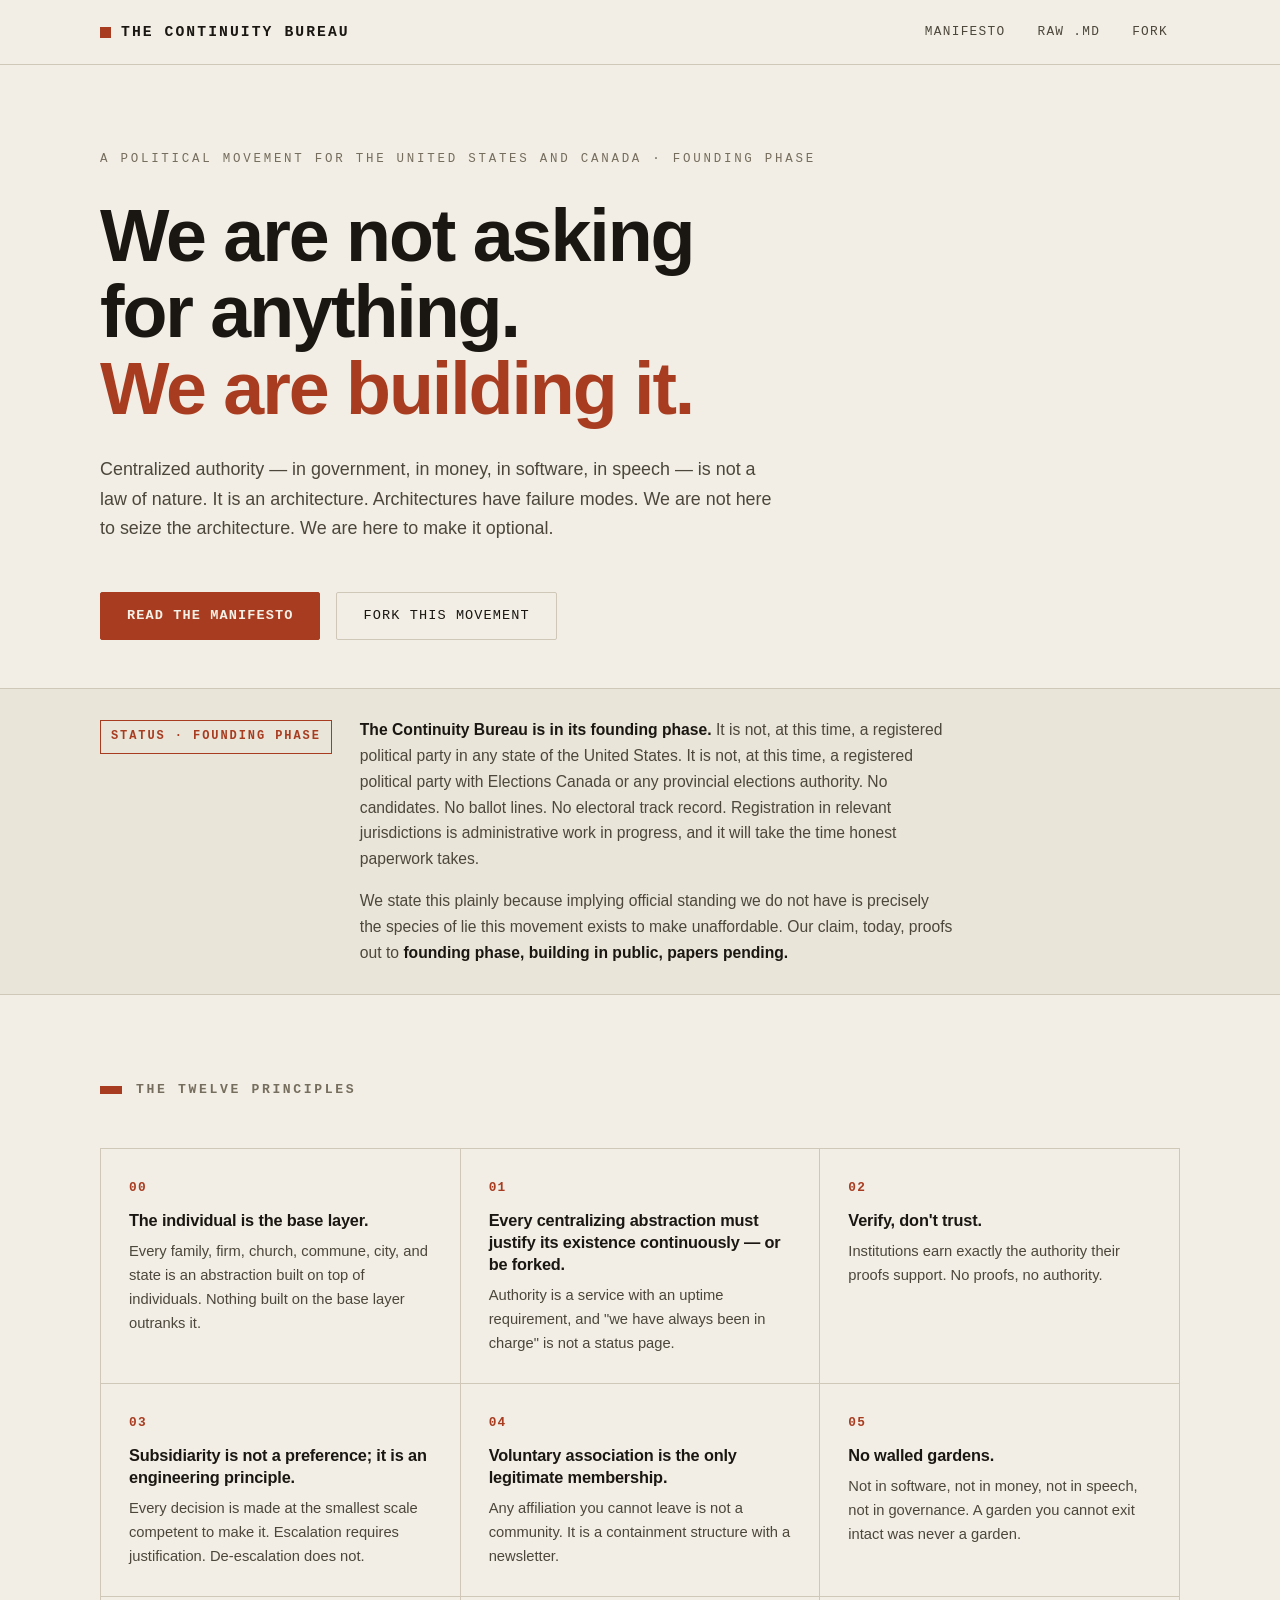
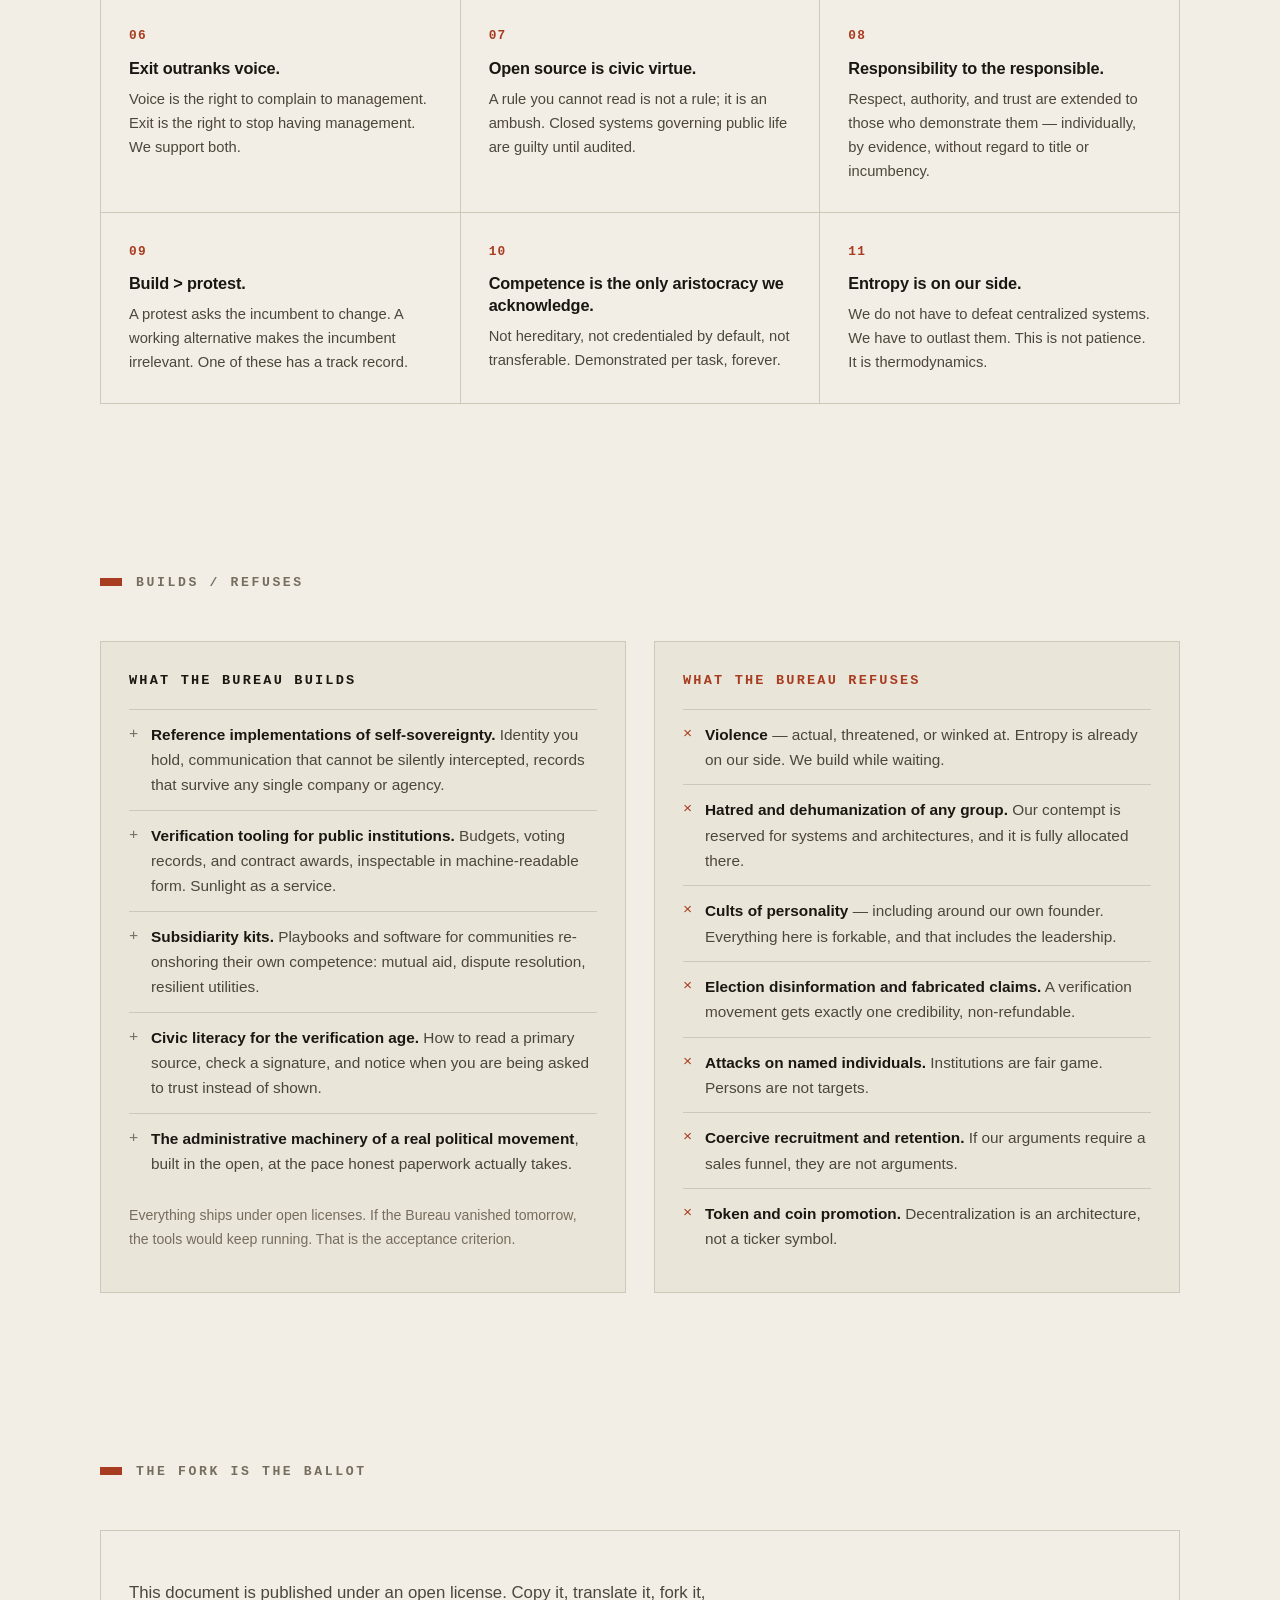
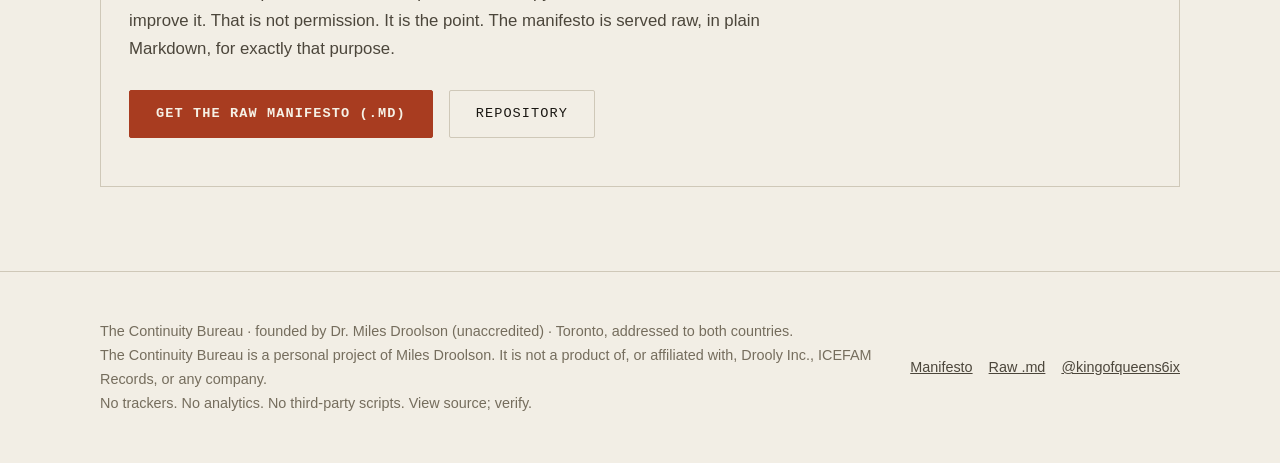
<file: index.html>
<!DOCTYPE html>
<html lang="en">
<head>
<meta charset="utf-8">
<meta name="viewport" content="width=device-width, initial-scale=1">
<title>The Continuity Bureau — decentralized libertarianism, US &amp; Canada</title>
<meta name="description" content="The Continuity Bureau is a founding-phase political movement for the United States and Canada. Decentralization as architecture: verify, don't trust; subsidiarity; the fork is the ballot.">
<link rel="stylesheet" href="/style.css">
<script type="application/ld+json">
{
  "@context": "https://schema.org",
  "@type": "Organization",
  "name": "The Continuity Bureau",
  "description": "A founding-phase political movement for the United States and Canada advocating decentralization, subsidiarity, and verification over trust. Not currently a registered political party in any US state or with Elections Canada; registration is administrative work in progress.",
  "founder": {
    "@type": "Person",
    "name": "Miles Droolson"
  },
  "areaServed": ["US", "CA"],
  "url": "https://continuitybureau.com/"
}
</script>
</head>
<body>

<header class="site-header">
  <div class="shell">
    <a class="wordmark" href="/"><span class="seal" aria-hidden="true"></span>The Continuity Bureau</a>
    <nav class="site-nav" aria-label="Site">
      <a href="/manifesto">Manifesto</a>
      <a href="/MANIFESTO.md">Raw .md</a>
      <!-- TODO: replace with the public GitHub repo URL once the owner publishes the remote -->
      <a href="https://github.com/kingofqueens6ix/continuity-bureau" target="_blank" rel="noopener noreferrer">Fork</a>
    </nav>
  </div>
</header>

<main>
  <section class="hero">
    <div class="shell">
      <p class="kicker">A political movement for the United States and Canada · founding phase</p>
      <h1>We are not asking for anything.<br><em>We are building it.</em></h1>
      <p class="dek">Centralized authority — in government, in money, in software, in speech — is not a law of nature. It is an architecture. Architectures have failure modes. We are not here to seize the architecture. We are here to make it optional.</p>
      <div class="cta-row">
        <a class="btn btn-primary" href="/manifesto">Read the manifesto</a>
        <!-- TODO: replace with the public GitHub repo URL once the owner publishes the remote -->
        <a class="btn" href="https://github.com/kingofqueens6ix/continuity-bureau" target="_blank" rel="noopener noreferrer">Fork this movement</a>
      </div>
    </div>
  </section>

  <section class="status-band" aria-label="Status">
    <div class="shell">
      <span class="status-tag">Status · Founding&nbsp;Phase</span>
      <div>
        <p><strong>The Continuity Bureau is in its founding phase.</strong> It is not, at this time, a registered political party in any state of the United States. It is not, at this time, a registered political party with Elections Canada or any provincial elections authority. No candidates. No ballot lines. No electoral track record. Registration in relevant jurisdictions is administrative work in progress, and it will take the time honest paperwork takes.</p>
        <p>We state this plainly because implying official standing we do not have is precisely the species of lie this movement exists to make unaffordable. Our claim, today, proofs out to <strong>founding phase, building in public, papers pending.</strong></p>
      </div>
    </div>
  </section>

  <section class="section" id="principles">
    <div class="shell">
      <h2 class="section-title">The Twelve Principles</h2>
      <ol class="principles">
        <li>
          <h3>The individual is the base layer.</h3>
          <p>Every family, firm, church, commune, city, and state is an abstraction built on top of individuals. Nothing built on the base layer outranks it.</p>
        </li>
        <li>
          <h3>Every centralizing abstraction must justify its existence continuously — or be forked.</h3>
          <p>Authority is a service with an uptime requirement, and "we have always been in charge" is not a status page.</p>
        </li>
        <li>
          <h3>Verify, don't trust.</h3>
          <p>Institutions earn exactly the authority their proofs support. No proofs, no authority.</p>
        </li>
        <li>
          <h3>Subsidiarity is not a preference; it is an engineering principle.</h3>
          <p>Every decision is made at the smallest scale competent to make it. Escalation requires justification. De-escalation does not.</p>
        </li>
        <li>
          <h3>Voluntary association is the only legitimate membership.</h3>
          <p>Any affiliation you cannot leave is not a community. It is a containment structure with a newsletter.</p>
        </li>
        <li>
          <h3>No walled gardens.</h3>
          <p>Not in software, not in money, not in speech, not in governance. A garden you cannot exit intact was never a garden.</p>
        </li>
        <li>
          <h3>Exit outranks voice.</h3>
          <p>Voice is the right to complain to management. Exit is the right to stop having management. We support both.</p>
        </li>
        <li>
          <h3>Open source is civic virtue.</h3>
          <p>A rule you cannot read is not a rule; it is an ambush. Closed systems governing public life are guilty until audited.</p>
        </li>
        <li>
          <h3>Responsibility to the responsible.</h3>
          <p>Respect, authority, and trust are extended to those who demonstrate them — individually, by evidence, without regard to title or incumbency.</p>
        </li>
        <li>
          <h3>Build &gt; protest.</h3>
          <p>A protest asks the incumbent to change. A working alternative makes the incumbent irrelevant. One of these has a track record.</p>
        </li>
        <li>
          <h3>Competence is the only aristocracy we acknowledge.</h3>
          <p>Not hereditary, not credentialed by default, not transferable. Demonstrated per task, forever.</p>
        </li>
        <li>
          <h3>Entropy is on our side.</h3>
          <p>We do not have to defeat centralized systems. We have to outlast them. This is not patience. It is thermodynamics.</p>
        </li>
      </ol>
    </div>
  </section>

  <section class="section" id="builds-refuses">
    <div class="shell">
      <h2 class="section-title">Builds / Refuses</h2>
      <div class="panels">
        <div class="panel builds">
          <h3>What the Bureau builds</h3>
          <ul>
            <li><strong>Reference implementations of self-sovereignty.</strong> Identity you hold, communication that cannot be silently intercepted, records that survive any single company or agency.</li>
            <li><strong>Verification tooling for public institutions.</strong> Budgets, voting records, and contract awards, inspectable in machine-readable form. Sunlight as a service.</li>
            <li><strong>Subsidiarity kits.</strong> Playbooks and software for communities re-onshoring their own competence: mutual aid, dispute resolution, resilient utilities.</li>
            <li><strong>Civic literacy for the verification age.</strong> How to read a primary source, check a signature, and notice when you are being asked to trust instead of shown.</li>
            <li><strong>The administrative machinery of a real political movement</strong>, built in the open, at the pace honest paperwork actually takes.</li>
          </ul>
          <p class="panel-note">Everything ships under open licenses. If the Bureau vanished tomorrow, the tools would keep running. That is the acceptance criterion.</p>
        </div>
        <div class="panel refuses">
          <h3>What the Bureau refuses</h3>
          <ul>
            <li><strong>Violence</strong> — actual, threatened, or winked at. Entropy is already on our side. We build while waiting.</li>
            <li><strong>Hatred and dehumanization of any group.</strong> Our contempt is reserved for systems and architectures, and it is fully allocated there.</li>
            <li><strong>Cults of personality</strong> — including around our own founder. Everything here is forkable, and that includes the leadership.</li>
            <li><strong>Election disinformation and fabricated claims.</strong> A verification movement gets exactly one credibility, non-refundable.</li>
            <li><strong>Attacks on named individuals.</strong> Institutions are fair game. Persons are not targets.</li>
            <li><strong>Coercive recruitment and retention.</strong> If our arguments require a sales funnel, they are not arguments.</li>
            <li><strong>Token and coin promotion.</strong> Decentralization is an architecture, not a ticker symbol.</li>
          </ul>
        </div>
      </div>
    </div>
  </section>

  <section class="section" id="fork">
    <div class="shell">
      <h2 class="section-title">The Fork Is the Ballot</h2>
      <div class="fork-callout">
        <p>This document is published under an open license. Copy it, translate it, fork it, improve it. That is not permission. It is the point. The manifesto is served raw, in plain Markdown, for exactly that purpose.</p>
        <div class="cta-row">
          <a class="btn btn-primary" href="/MANIFESTO.md">Get the raw manifesto (.md)</a>
          <!-- TODO: replace with the public GitHub repo URL once the owner publishes the remote -->
          <a class="btn" href="https://github.com/kingofqueens6ix/continuity-bureau" target="_blank" rel="noopener noreferrer">Repository</a>
        </div>
      </div>
    </div>
  </section>
</main>

<footer class="site-footer">
  <div class="shell">
    <div>
      <p>The Continuity Bureau · founded by Dr. Miles Droolson (unaccredited) · Toronto, addressed to both countries.</p>
      <p>The Continuity Bureau is a personal project of Miles Droolson. It is not a product of, or affiliated with, Drooly Inc., ICEFAM Records, or any company.</p>
      <p>No trackers. No analytics. No third-party scripts. View source; verify.</p>
    </div>
    <nav class="footer-links" aria-label="Footer">
      <a href="/manifesto">Manifesto</a>
      <a href="/MANIFESTO.md">Raw .md</a>
      <a href="https://x.com/kingofqueens6ix" rel="me noopener">@kingofqueens6ix</a>
    </nav>
  </div>
</footer>

</body>
</html>
</file>
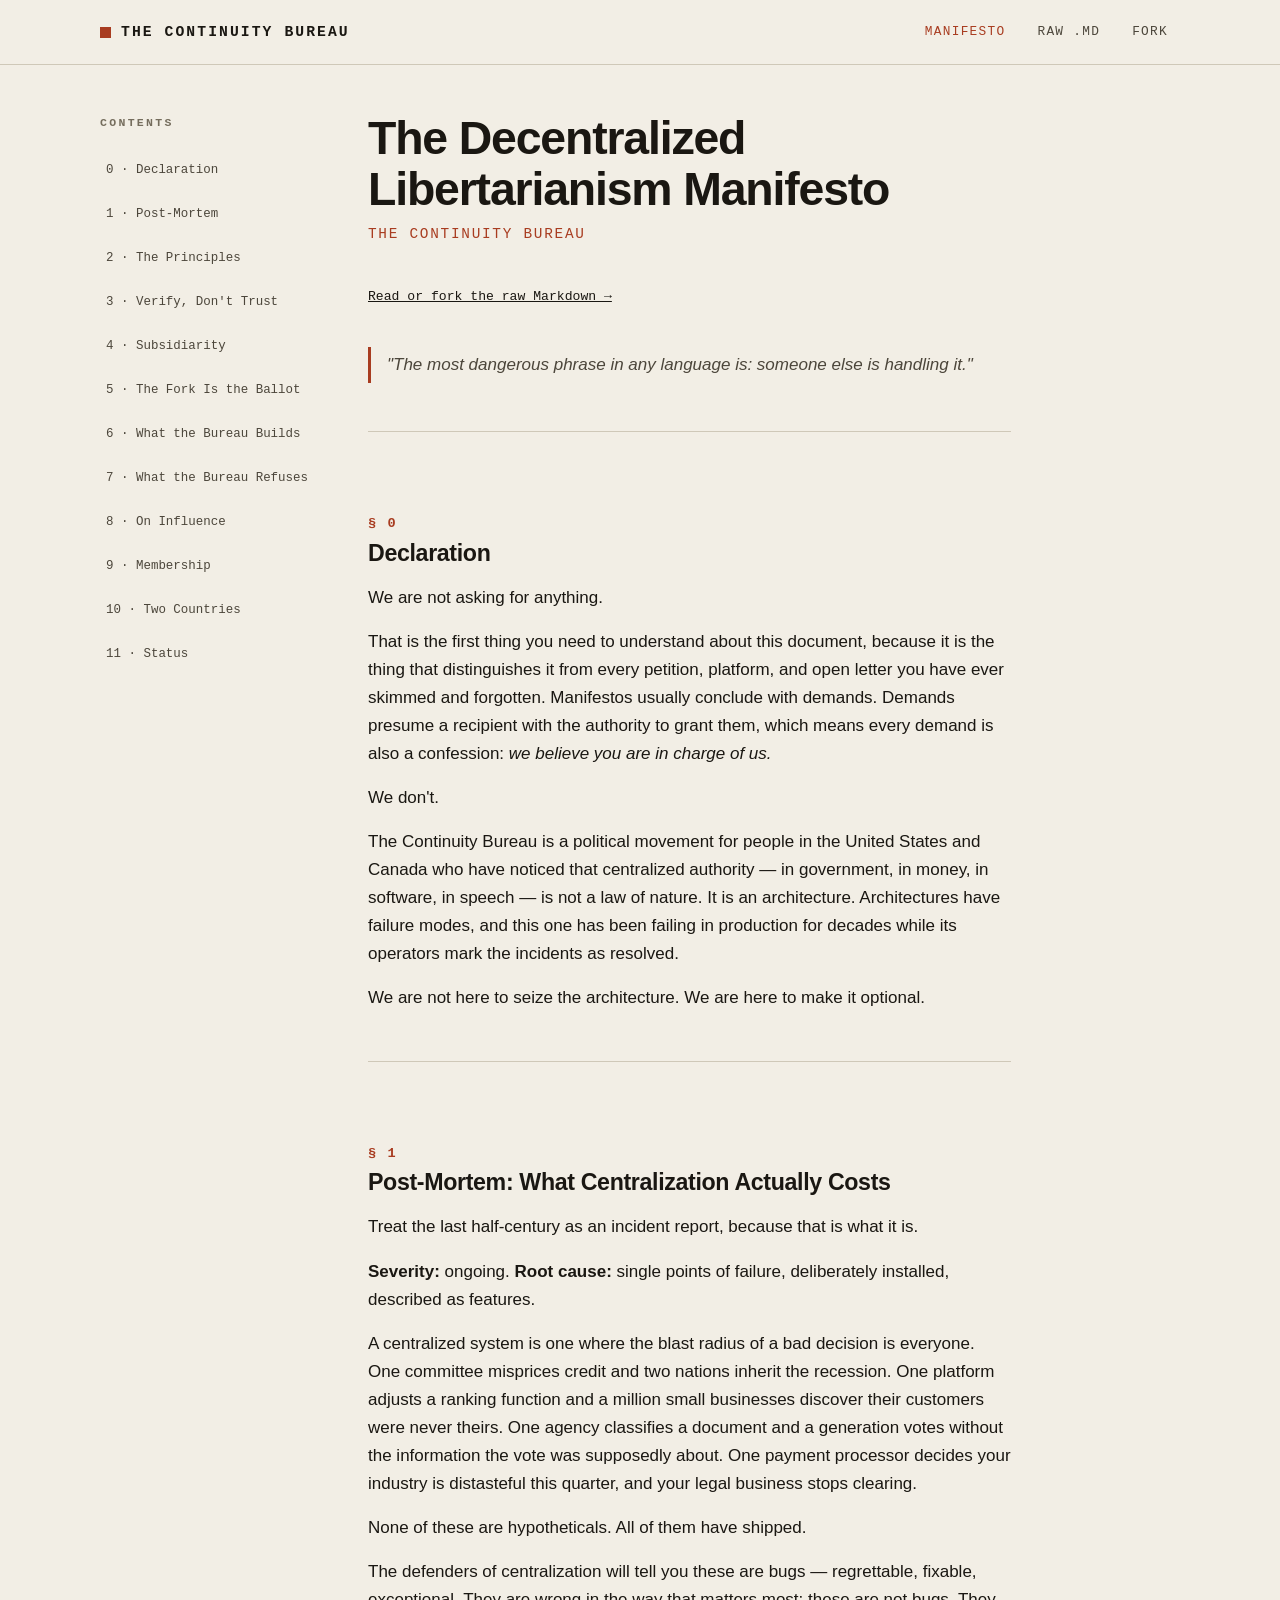
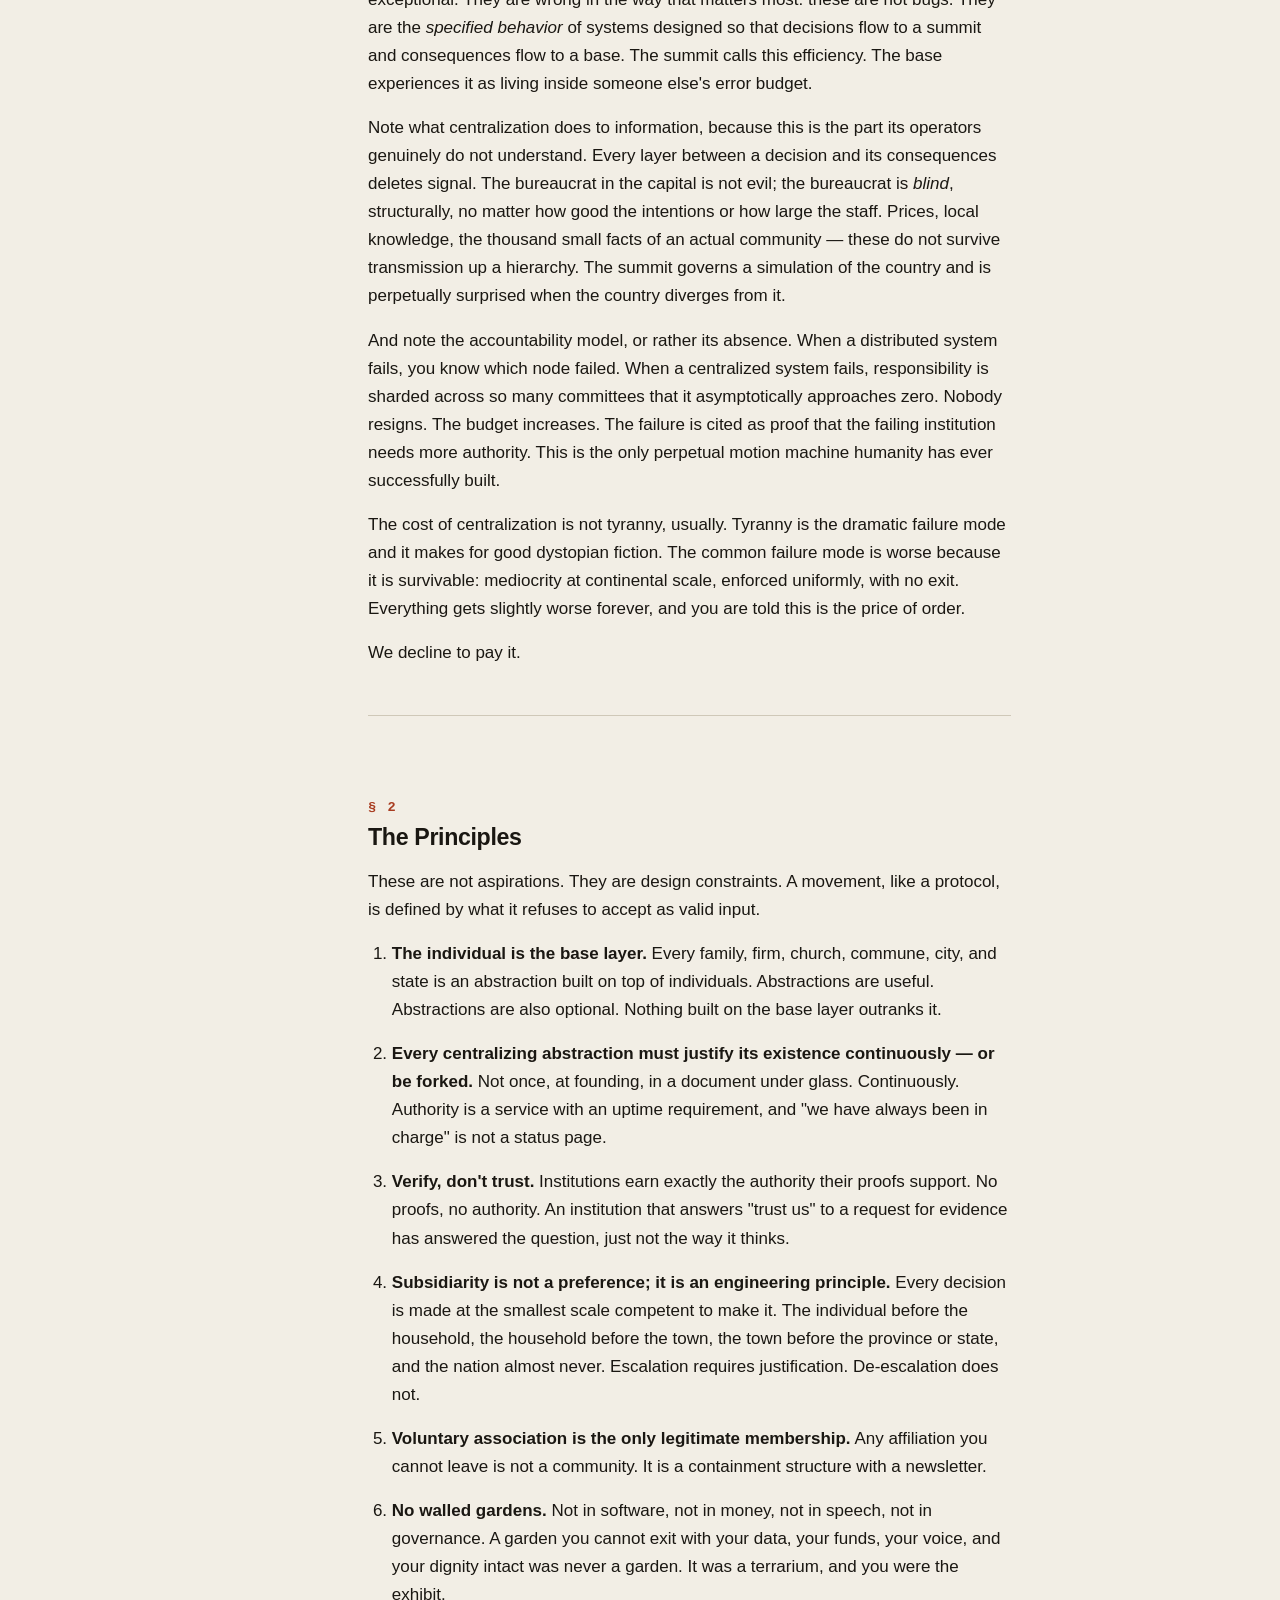
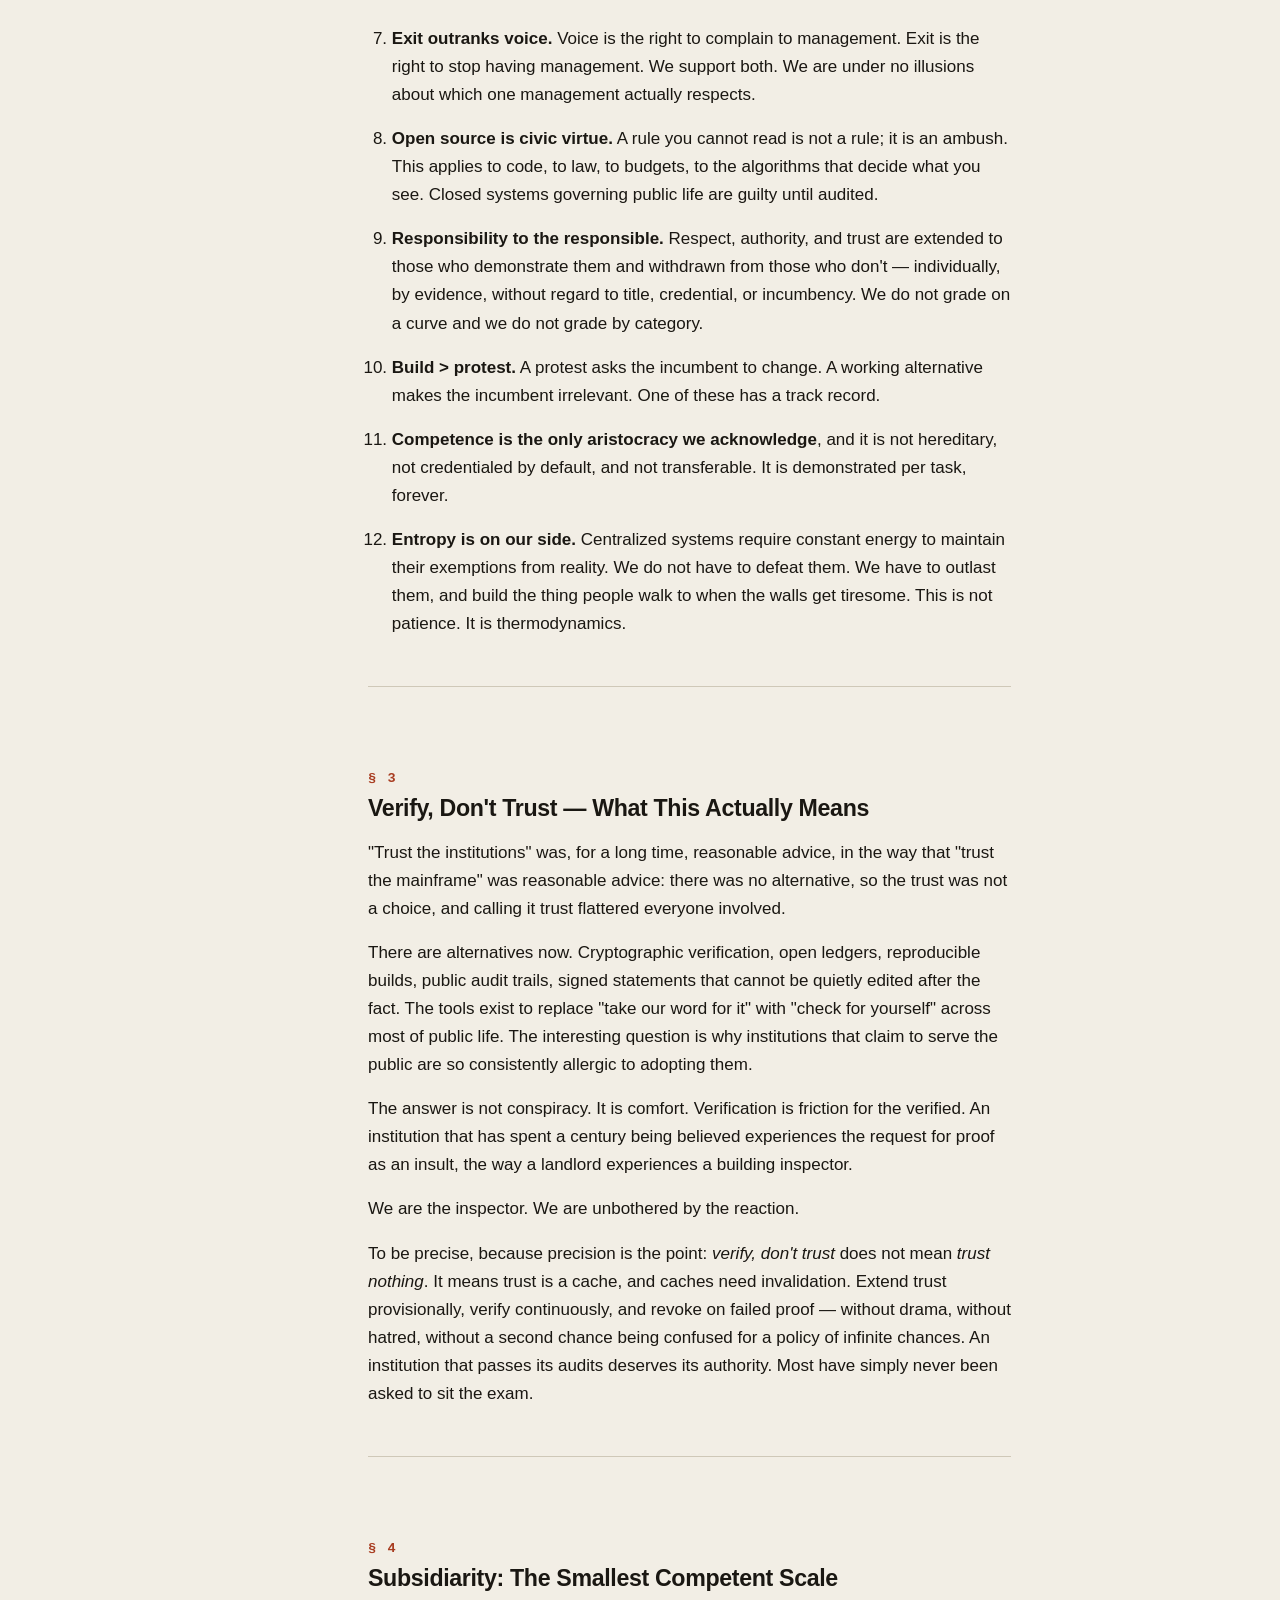
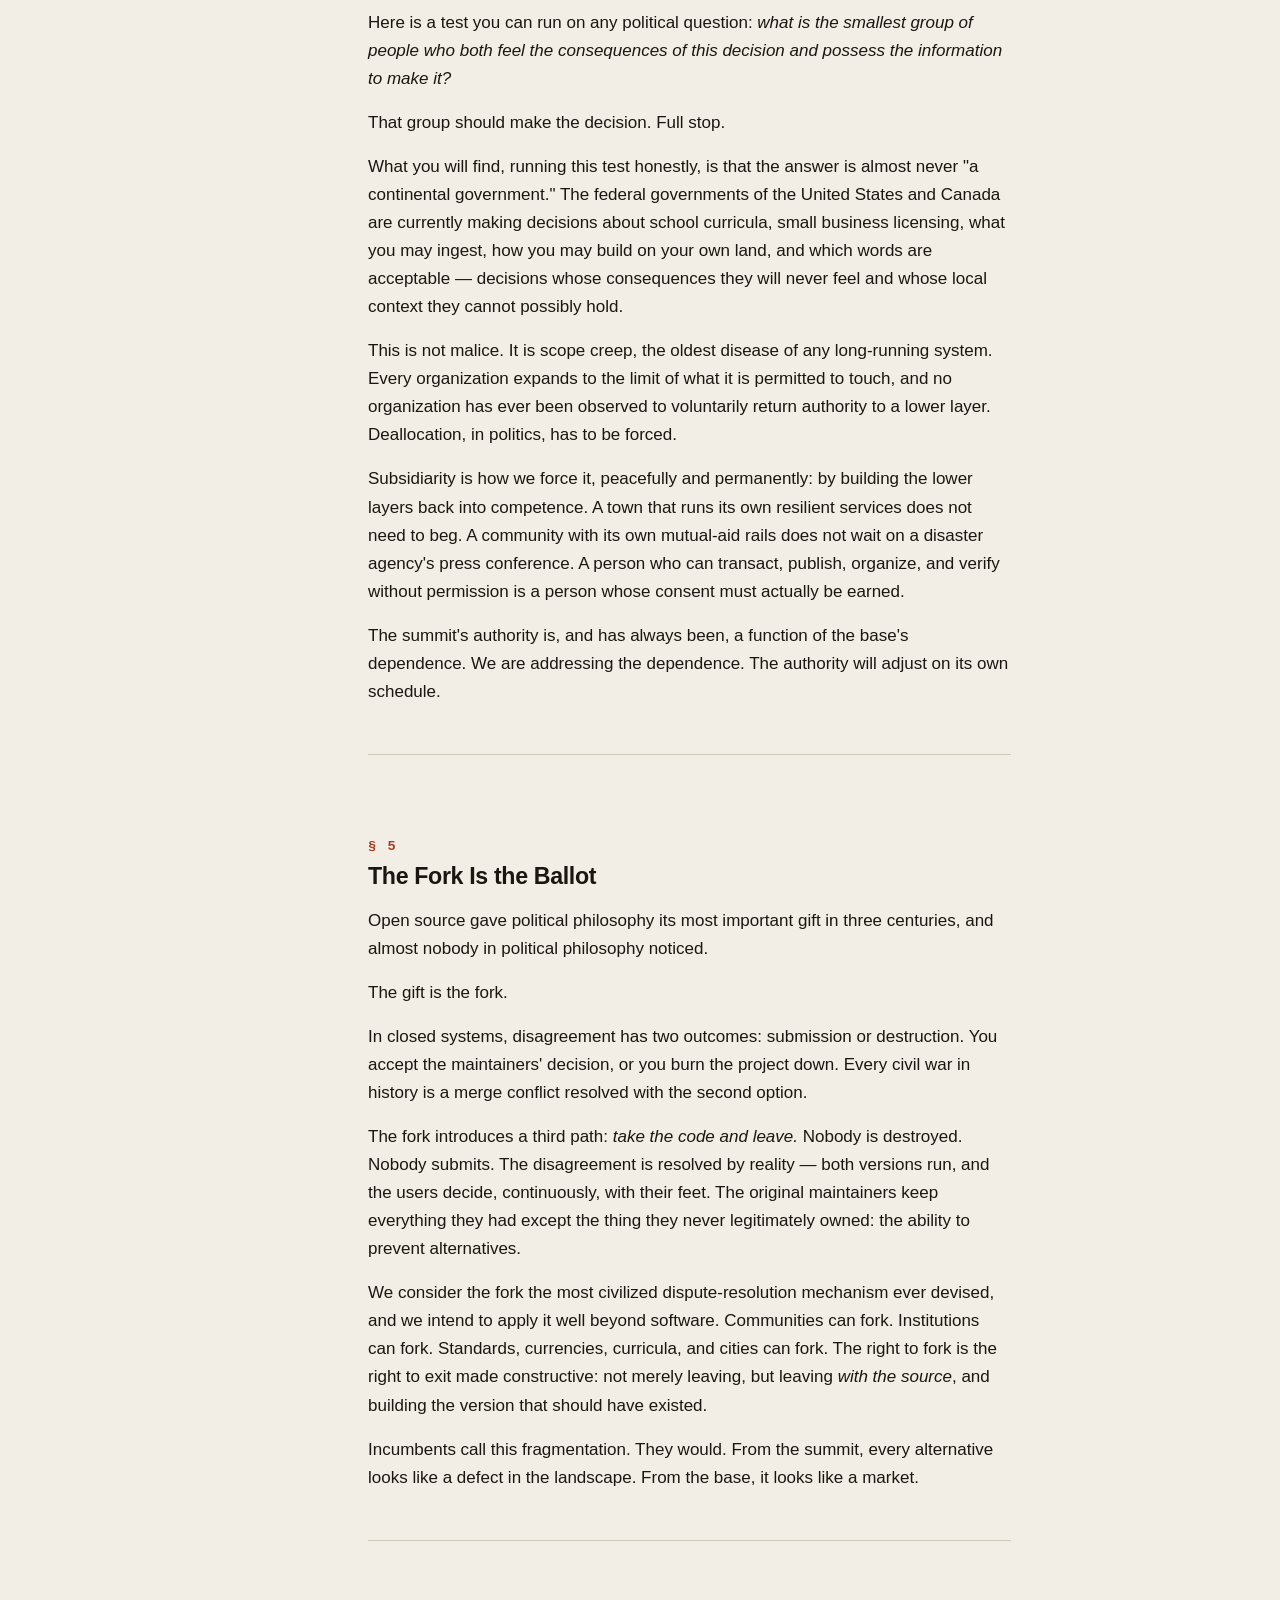
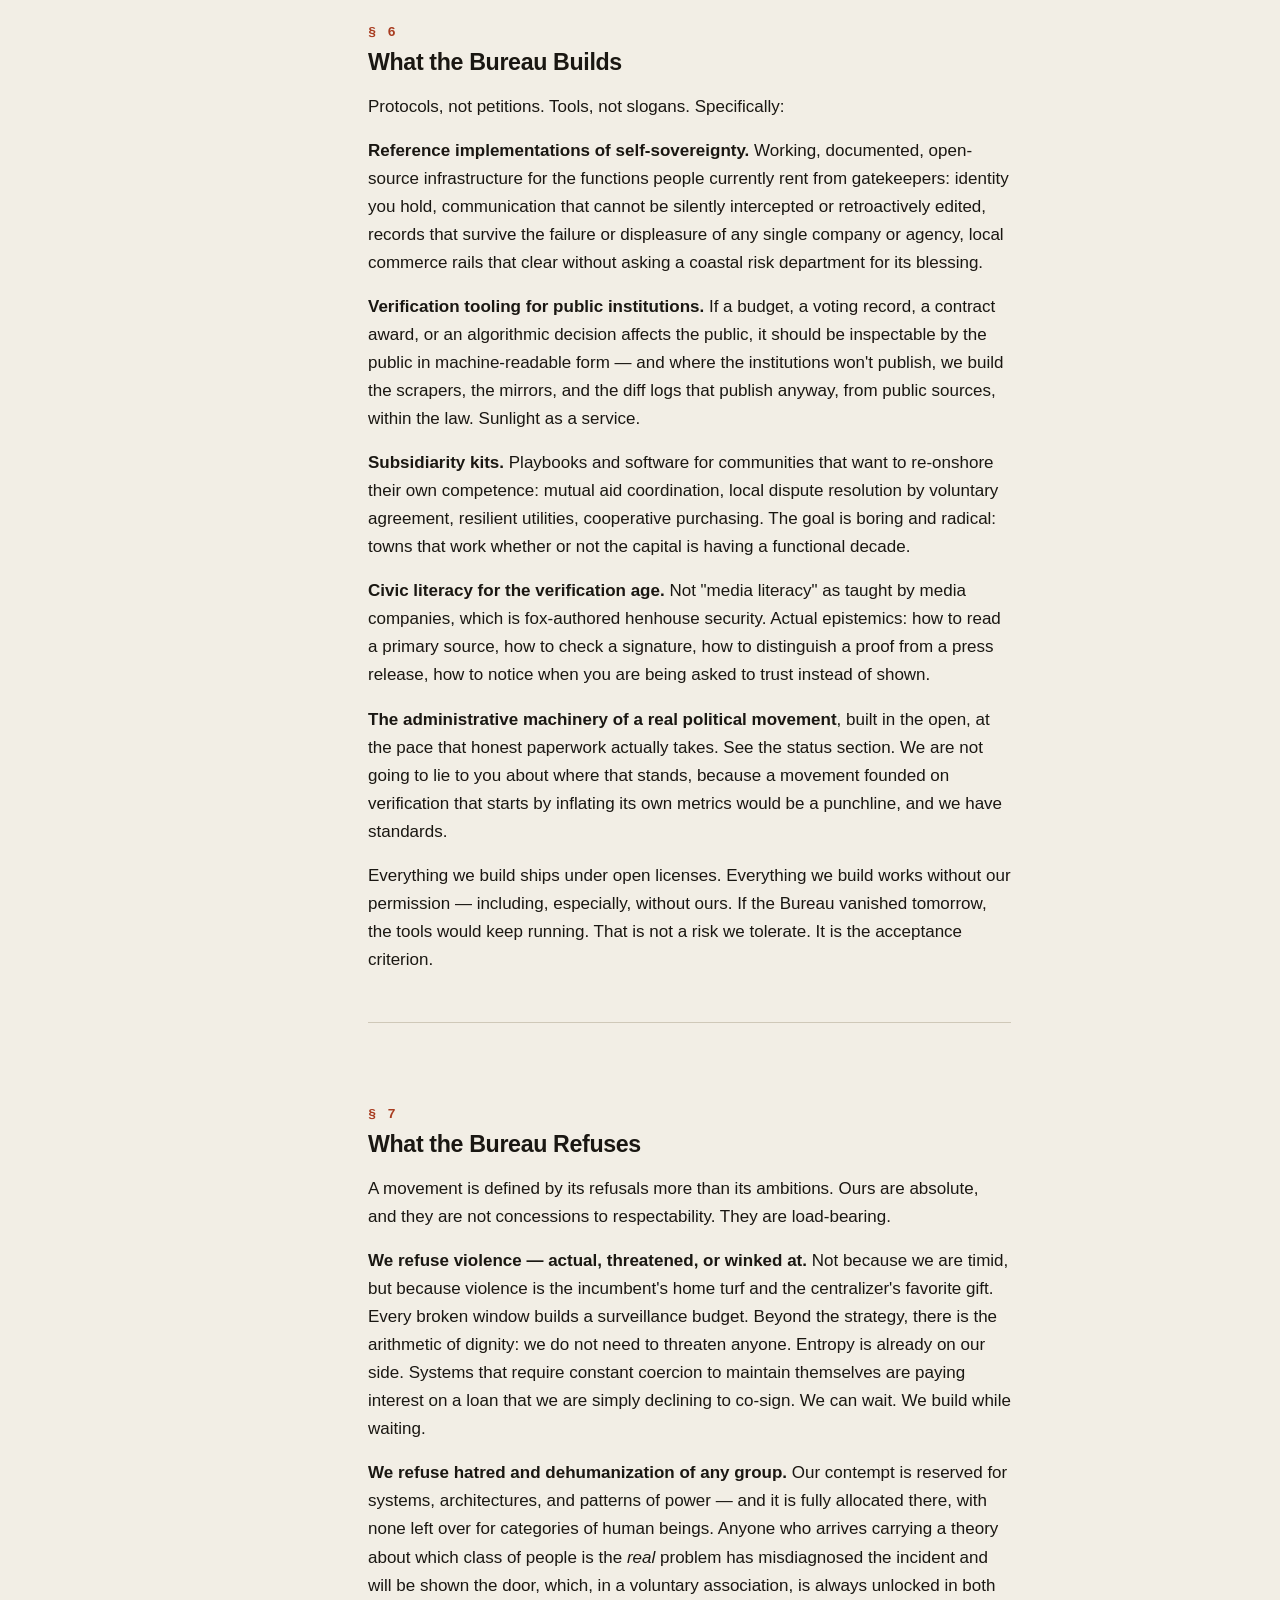
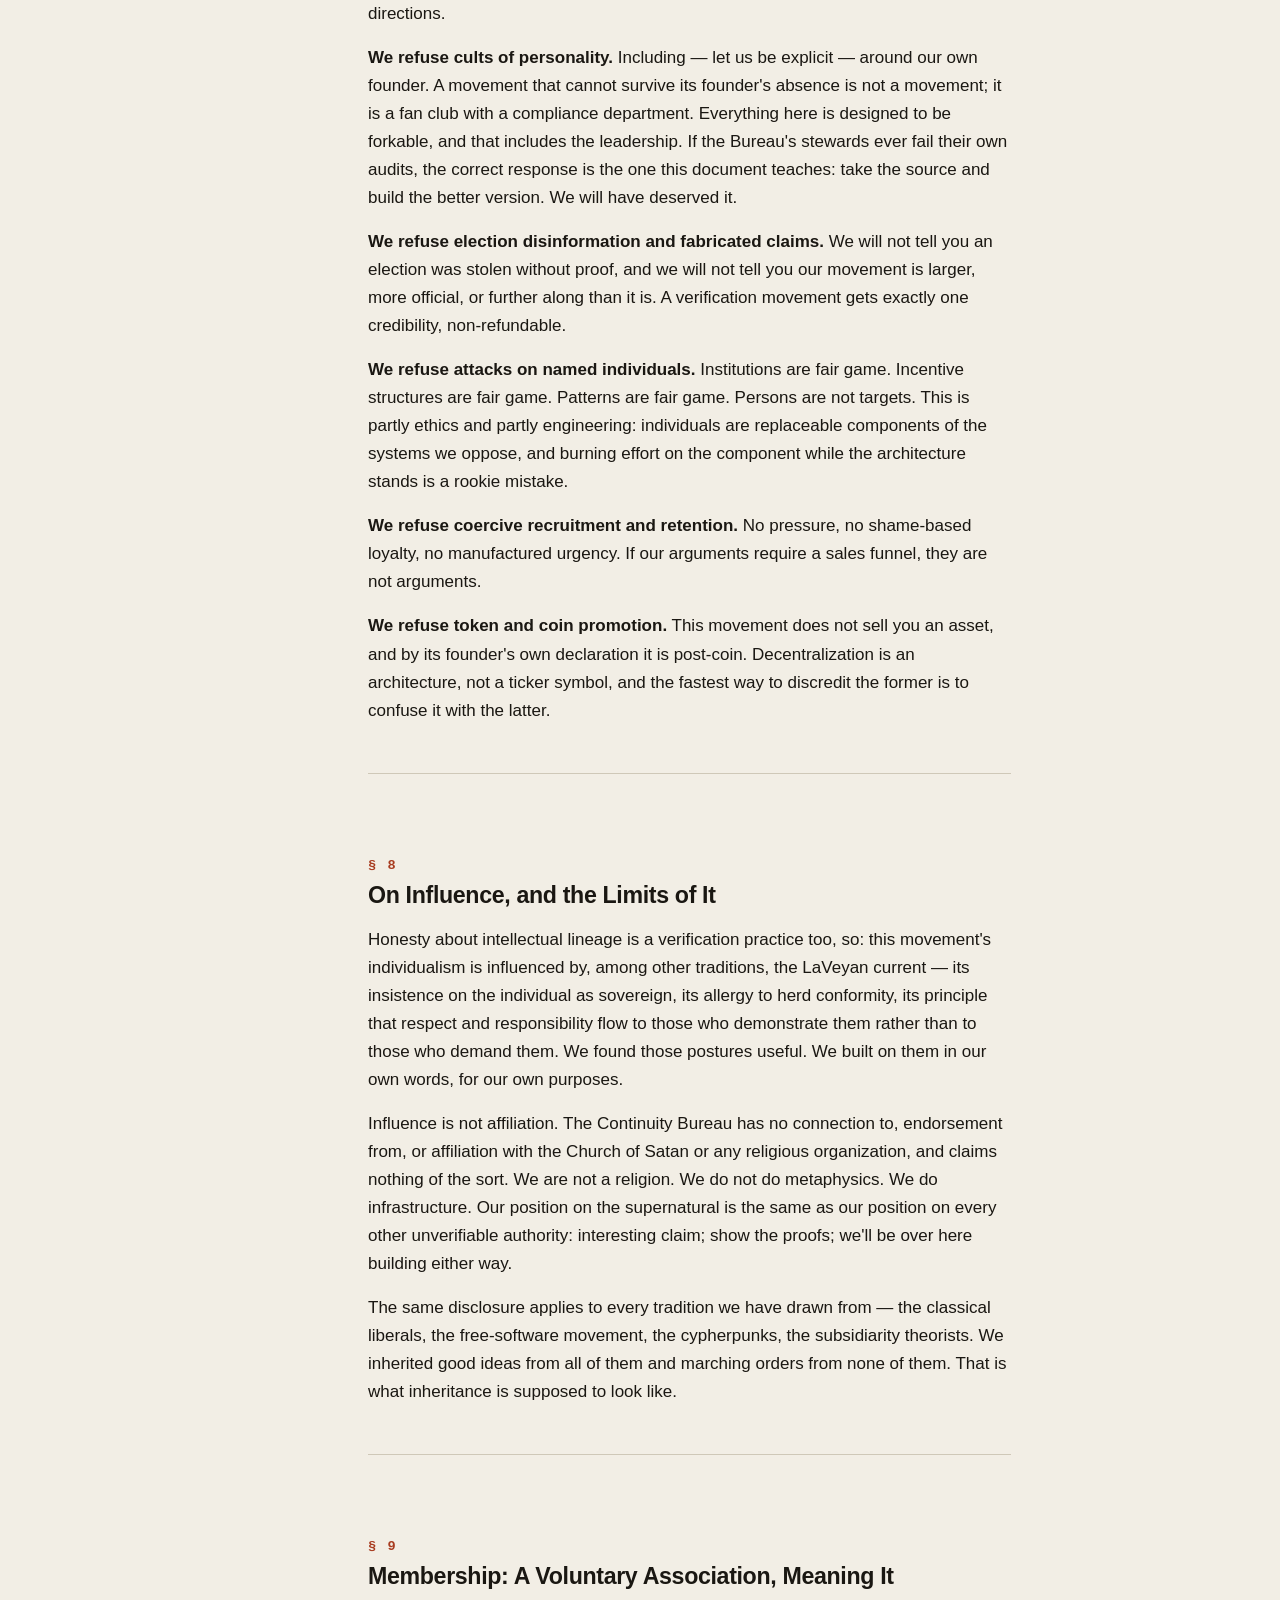
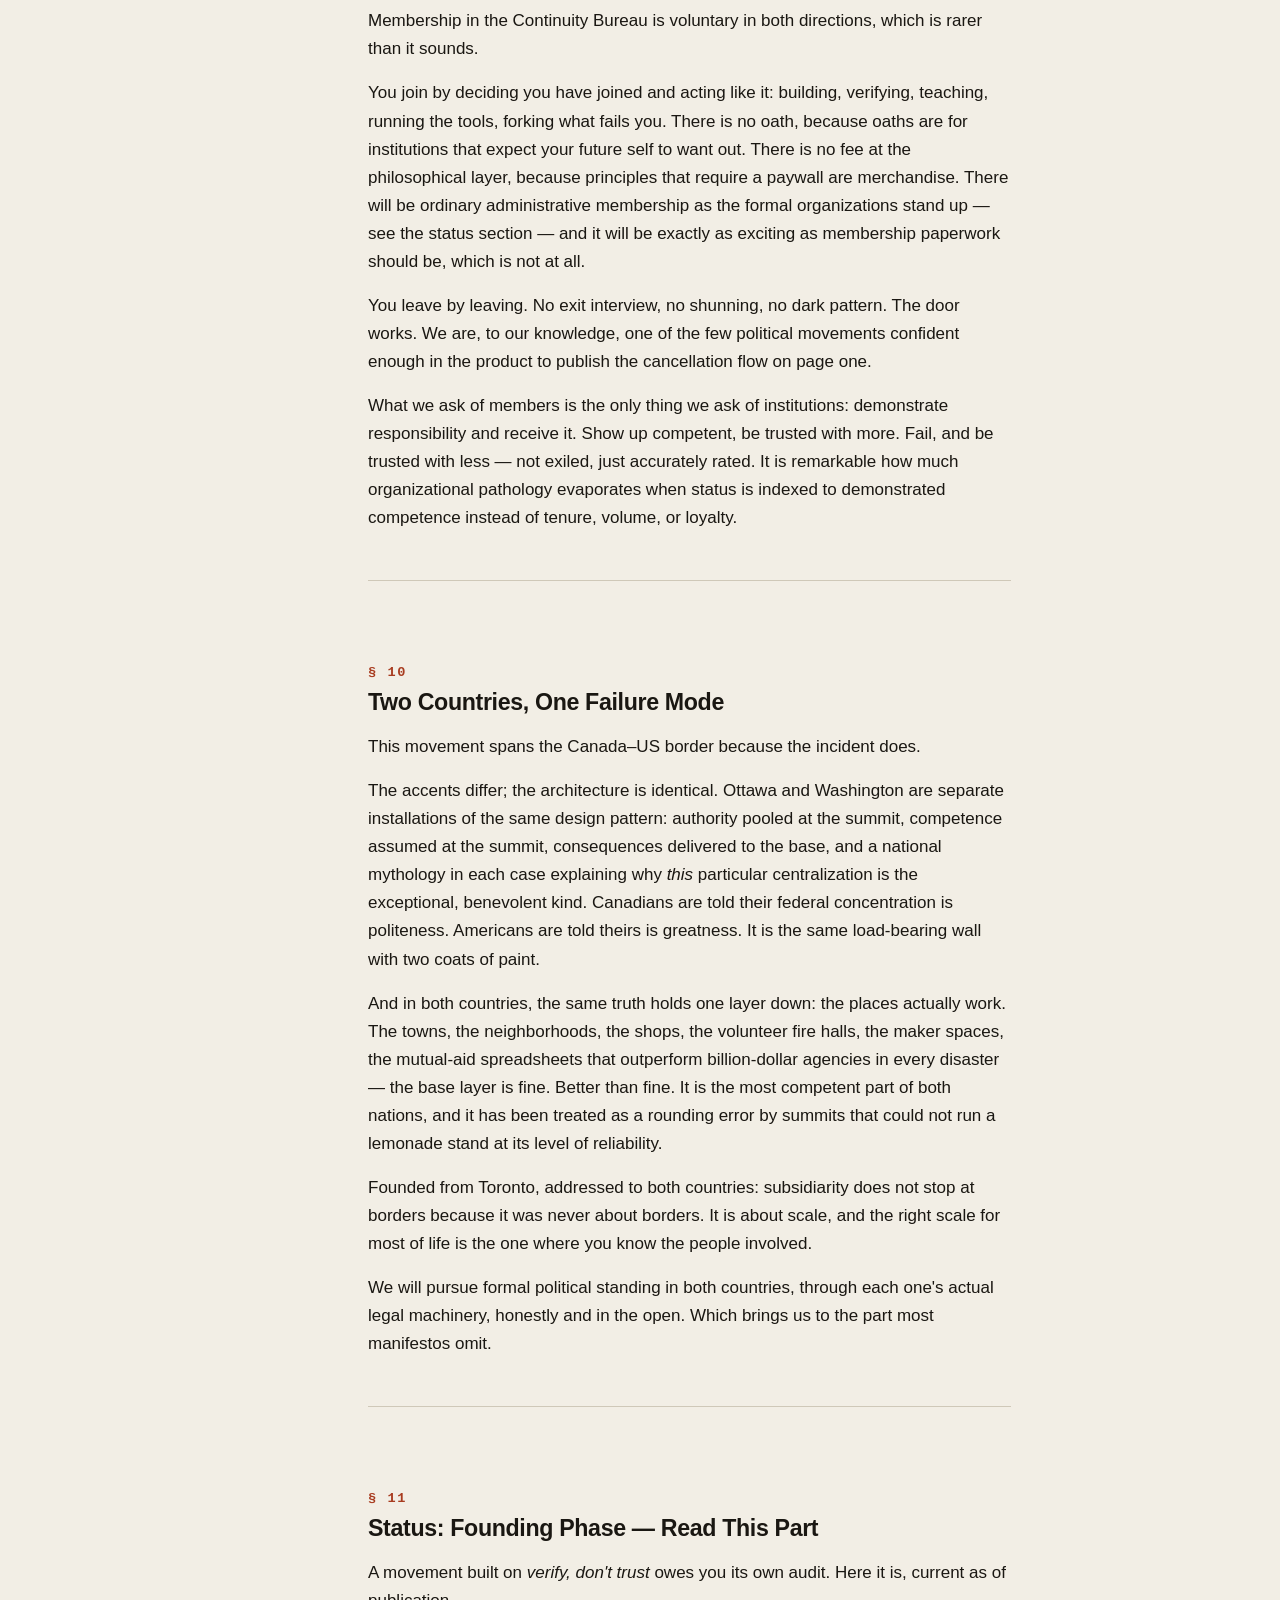
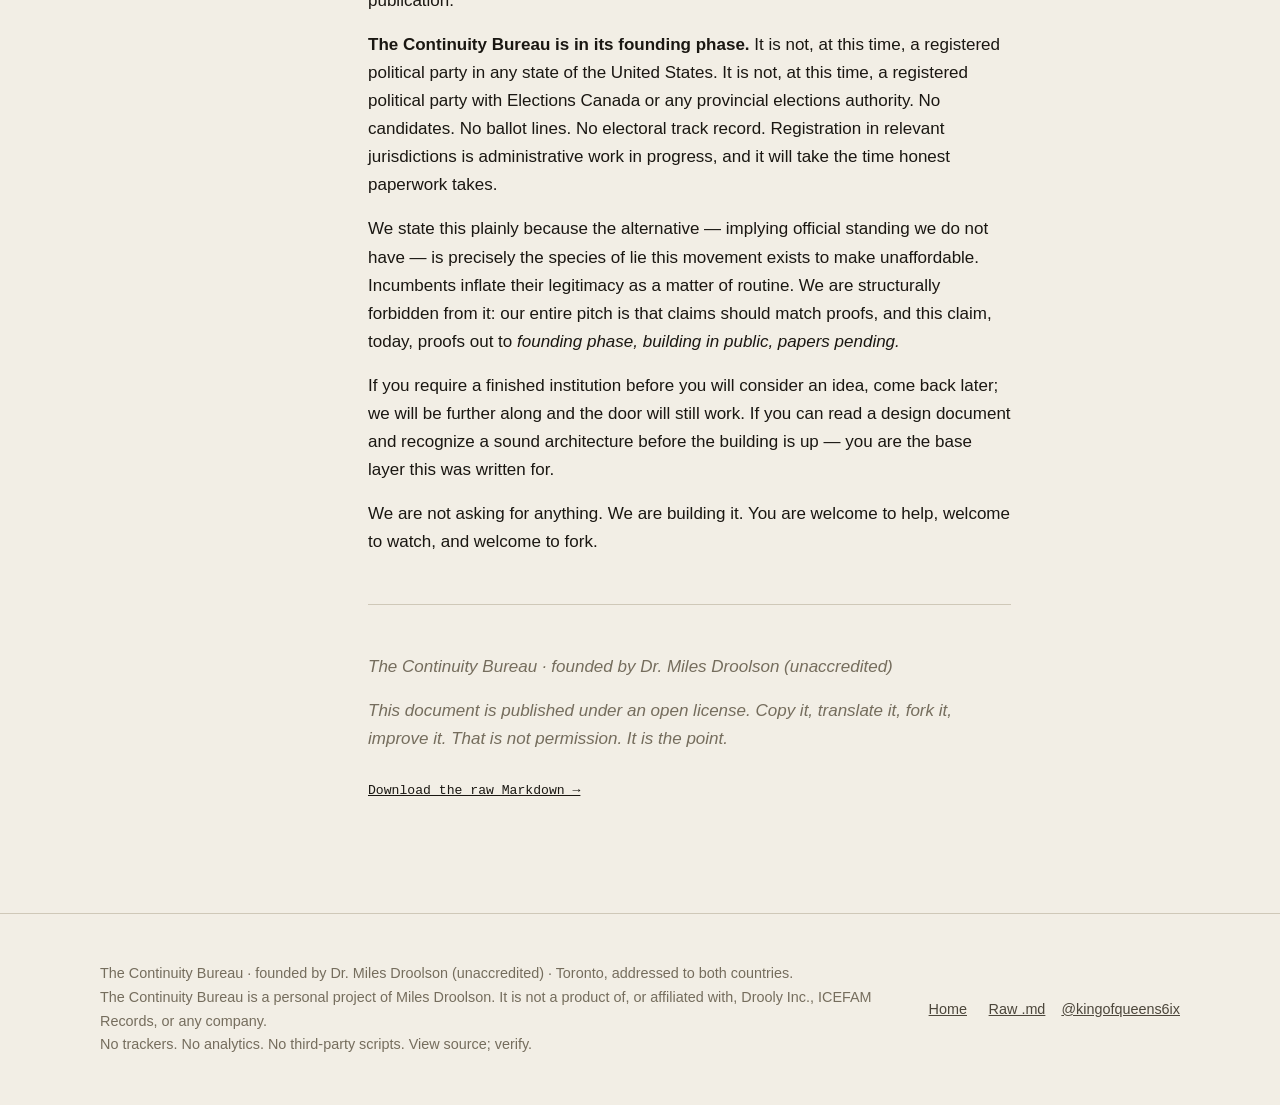
<file: manifesto.html>
<!DOCTYPE html>
<html lang="en">
<head>
<meta charset="utf-8">
<meta name="viewport" content="width=device-width, initial-scale=1">
<title>The Decentralized Libertarianism Manifesto — The Continuity Bureau</title>
<meta name="description" content="The full text of the Decentralized Libertarianism Manifesto by The Continuity Bureau, founded by Dr. Miles Droolson (unaccredited). Published under an open license.">
<link rel="stylesheet" href="/style.css">
</head>
<body>

<header class="site-header">
  <div class="shell">
    <a class="wordmark" href="/"><span class="seal" aria-hidden="true"></span>The Continuity Bureau</a>
    <nav class="site-nav" aria-label="Site">
      <a href="/manifesto" aria-current="page">Manifesto</a>
      <a href="/MANIFESTO.md">Raw .md</a>
      <!-- TODO: replace with the public GitHub repo URL once the owner publishes the remote -->
      <a href="#fork-note">Fork</a>
    </nav>
  </div>
</header>

<main class="shell doc-layout">
  <nav class="doc-toc" aria-label="Table of contents">
    <h2>Contents</h2>
    <ol>
      <li><a href="#s0">0 · Declaration</a></li>
      <li><a href="#s1">1 · Post-Mortem</a></li>
      <li><a href="#s2">2 · The Principles</a></li>
      <li><a href="#s3">3 · Verify, Don't Trust</a></li>
      <li><a href="#s4">4 · Subsidiarity</a></li>
      <li><a href="#s5">5 · The Fork Is the Ballot</a></li>
      <li><a href="#s6">6 · What the Bureau Builds</a></li>
      <li><a href="#s7">7 · What the Bureau Refuses</a></li>
      <li><a href="#s8">8 · On Influence</a></li>
      <li><a href="#s9">9 · Membership</a></li>
      <li><a href="#s10">10 · Two Countries</a></li>
      <li><a href="#s11">11 · Status</a></li>
    </ol>
  </nav>

  <article class="doc">
    <h1>The Decentralized Libertarianism Manifesto</h1>
    <p class="doc-sub">The Continuity Bureau</p>
    <p class="raw-link"><a href="/MANIFESTO.md">Read or fork the raw Markdown →</a></p>

    <blockquote><p>"The most dangerous phrase in any language is: someone else is handling it."</p></blockquote>

    <hr>

    <h2 id="s0"><span class="sec-no">§ 0</span>Declaration</h2>
    <p>We are not asking for anything.</p>
    <p>That is the first thing you need to understand about this document, because it is the thing that distinguishes it from every petition, platform, and open letter you have ever skimmed and forgotten. Manifestos usually conclude with demands. Demands presume a recipient with the authority to grant them, which means every demand is also a confession: <em>we believe you are in charge of us.</em></p>
    <p>We don't.</p>
    <p>The Continuity Bureau is a political movement for people in the United States and Canada who have noticed that centralized authority — in government, in money, in software, in speech — is not a law of nature. It is an architecture. Architectures have failure modes, and this one has been failing in production for decades while its operators mark the incidents as resolved.</p>
    <p>We are not here to seize the architecture. We are here to make it optional.</p>

    <hr>

    <h2 id="s1"><span class="sec-no">§ 1</span>Post-Mortem: What Centralization Actually Costs</h2>
    <p>Treat the last half-century as an incident report, because that is what it is.</p>
    <p><strong>Severity:</strong> ongoing. <strong>Root cause:</strong> single points of failure, deliberately installed, described as features.</p>
    <p>A centralized system is one where the blast radius of a bad decision is everyone. One committee misprices credit and two nations inherit the recession. One platform adjusts a ranking function and a million small businesses discover their customers were never theirs. One agency classifies a document and a generation votes without the information the vote was supposedly about. One payment processor decides your industry is distasteful this quarter, and your legal business stops clearing.</p>
    <p>None of these are hypotheticals. All of them have shipped.</p>
    <p>The defenders of centralization will tell you these are bugs — regrettable, fixable, exceptional. They are wrong in the way that matters most: these are not bugs. They are the <em>specified behavior</em> of systems designed so that decisions flow to a summit and consequences flow to a base. The summit calls this efficiency. The base experiences it as living inside someone else's error budget.</p>
    <p>Note what centralization does to information, because this is the part its operators genuinely do not understand. Every layer between a decision and its consequences deletes signal. The bureaucrat in the capital is not evil; the bureaucrat is <em>blind</em>, structurally, no matter how good the intentions or how large the staff. Prices, local knowledge, the thousand small facts of an actual community — these do not survive transmission up a hierarchy. The summit governs a simulation of the country and is perpetually surprised when the country diverges from it.</p>
    <p>And note the accountability model, or rather its absence. When a distributed system fails, you know which node failed. When a centralized system fails, responsibility is sharded across so many committees that it asymptotically approaches zero. Nobody resigns. The budget increases. The failure is cited as proof that the failing institution needs more authority. This is the only perpetual motion machine humanity has ever successfully built.</p>
    <p>The cost of centralization is not tyranny, usually. Tyranny is the dramatic failure mode and it makes for good dystopian fiction. The common failure mode is worse because it is survivable: mediocrity at continental scale, enforced uniformly, with no exit. Everything gets slightly worse forever, and you are told this is the price of order.</p>
    <p>We decline to pay it.</p>

    <hr>

    <h2 id="s2"><span class="sec-no">§ 2</span>The Principles</h2>
    <p>These are not aspirations. They are design constraints. A movement, like a protocol, is defined by what it refuses to accept as valid input.</p>
    <ol class="numbered">
      <li><strong>The individual is the base layer.</strong> Every family, firm, church, commune, city, and state is an abstraction built on top of individuals. Abstractions are useful. Abstractions are also optional. Nothing built on the base layer outranks it.</li>
      <li><strong>Every centralizing abstraction must justify its existence continuously — or be forked.</strong> Not once, at founding, in a document under glass. Continuously. Authority is a service with an uptime requirement, and "we have always been in charge" is not a status page.</li>
      <li><strong>Verify, don't trust.</strong> Institutions earn exactly the authority their proofs support. No proofs, no authority. An institution that answers "trust us" to a request for evidence has answered the question, just not the way it thinks.</li>
      <li><strong>Subsidiarity is not a preference; it is an engineering principle.</strong> Every decision is made at the smallest scale competent to make it. The individual before the household, the household before the town, the town before the province or state, and the nation almost never. Escalation requires justification. De-escalation does not.</li>
      <li><strong>Voluntary association is the only legitimate membership.</strong> Any affiliation you cannot leave is not a community. It is a containment structure with a newsletter.</li>
      <li><strong>No walled gardens.</strong> Not in software, not in money, not in speech, not in governance. A garden you cannot exit with your data, your funds, your voice, and your dignity intact was never a garden. It was a terrarium, and you were the exhibit.</li>
      <li><strong>Exit outranks voice.</strong> Voice is the right to complain to management. Exit is the right to stop having management. We support both. We are under no illusions about which one management actually respects.</li>
      <li><strong>Open source is civic virtue.</strong> A rule you cannot read is not a rule; it is an ambush. This applies to code, to law, to budgets, to the algorithms that decide what you see. Closed systems governing public life are guilty until audited.</li>
      <li><strong>Responsibility to the responsible.</strong> Respect, authority, and trust are extended to those who demonstrate them and withdrawn from those who don't — individually, by evidence, without regard to title, credential, or incumbency. We do not grade on a curve and we do not grade by category.</li>
      <li><strong>Build &gt; protest.</strong> A protest asks the incumbent to change. A working alternative makes the incumbent irrelevant. One of these has a track record.</li>
      <li><strong>Competence is the only aristocracy we acknowledge</strong>, and it is not hereditary, not credentialed by default, and not transferable. It is demonstrated per task, forever.</li>
      <li><strong>Entropy is on our side.</strong> Centralized systems require constant energy to maintain their exemptions from reality. We do not have to defeat them. We have to outlast them, and build the thing people walk to when the walls get tiresome. This is not patience. It is thermodynamics.</li>
    </ol>

    <hr>

    <h2 id="s3"><span class="sec-no">§ 3</span>Verify, Don't Trust — What This Actually Means</h2>
    <p>"Trust the institutions" was, for a long time, reasonable advice, in the way that "trust the mainframe" was reasonable advice: there was no alternative, so the trust was not a choice, and calling it trust flattered everyone involved.</p>
    <p>There are alternatives now. Cryptographic verification, open ledgers, reproducible builds, public audit trails, signed statements that cannot be quietly edited after the fact. The tools exist to replace "take our word for it" with "check for yourself" across most of public life. The interesting question is why institutions that claim to serve the public are so consistently allergic to adopting them.</p>
    <p>The answer is not conspiracy. It is comfort. Verification is friction for the verified. An institution that has spent a century being believed experiences the request for proof as an insult, the way a landlord experiences a building inspector.</p>
    <p>We are the inspector. We are unbothered by the reaction.</p>
    <p>To be precise, because precision is the point: <em>verify, don't trust</em> does not mean <em>trust nothing</em>. It means trust is a cache, and caches need invalidation. Extend trust provisionally, verify continuously, and revoke on failed proof — without drama, without hatred, without a second chance being confused for a policy of infinite chances. An institution that passes its audits deserves its authority. Most have simply never been asked to sit the exam.</p>

    <hr>

    <h2 id="s4"><span class="sec-no">§ 4</span>Subsidiarity: The Smallest Competent Scale</h2>
    <p>Here is a test you can run on any political question: <em>what is the smallest group of people who both feel the consequences of this decision and possess the information to make it?</em></p>
    <p>That group should make the decision. Full stop.</p>
    <p>What you will find, running this test honestly, is that the answer is almost never "a continental government." The federal governments of the United States and Canada are currently making decisions about school curricula, small business licensing, what you may ingest, how you may build on your own land, and which words are acceptable — decisions whose consequences they will never feel and whose local context they cannot possibly hold.</p>
    <p>This is not malice. It is scope creep, the oldest disease of any long-running system. Every organization expands to the limit of what it is permitted to touch, and no organization has ever been observed to voluntarily return authority to a lower layer. Deallocation, in politics, has to be forced.</p>
    <p>Subsidiarity is how we force it, peacefully and permanently: by building the lower layers back into competence. A town that runs its own resilient services does not need to beg. A community with its own mutual-aid rails does not wait on a disaster agency's press conference. A person who can transact, publish, organize, and verify without permission is a person whose consent must actually be earned.</p>
    <p>The summit's authority is, and has always been, a function of the base's dependence. We are addressing the dependence. The authority will adjust on its own schedule.</p>

    <hr>

    <h2 id="s5"><span class="sec-no">§ 5</span>The Fork Is the Ballot</h2>
    <p>Open source gave political philosophy its most important gift in three centuries, and almost nobody in political philosophy noticed.</p>
    <p>The gift is the fork.</p>
    <p>In closed systems, disagreement has two outcomes: submission or destruction. You accept the maintainers' decision, or you burn the project down. Every civil war in history is a merge conflict resolved with the second option.</p>
    <p>The fork introduces a third path: <em>take the code and leave.</em> Nobody is destroyed. Nobody submits. The disagreement is resolved by reality — both versions run, and the users decide, continuously, with their feet. The original maintainers keep everything they had except the thing they never legitimately owned: the ability to prevent alternatives.</p>
    <p>We consider the fork the most civilized dispute-resolution mechanism ever devised, and we intend to apply it well beyond software. Communities can fork. Institutions can fork. Standards, currencies, curricula, and cities can fork. The right to fork is the right to exit made constructive: not merely leaving, but leaving <em>with the source</em>, and building the version that should have existed.</p>
    <p>Incumbents call this fragmentation. They would. From the summit, every alternative looks like a defect in the landscape. From the base, it looks like a market.</p>

    <hr>

    <h2 id="s6"><span class="sec-no">§ 6</span>What the Bureau Builds</h2>
    <p>Protocols, not petitions. Tools, not slogans. Specifically:</p>
    <p><strong>Reference implementations of self-sovereignty.</strong> Working, documented, open-source infrastructure for the functions people currently rent from gatekeepers: identity you hold, communication that cannot be silently intercepted or retroactively edited, records that survive the failure or displeasure of any single company or agency, local commerce rails that clear without asking a coastal risk department for its blessing.</p>
    <p><strong>Verification tooling for public institutions.</strong> If a budget, a voting record, a contract award, or an algorithmic decision affects the public, it should be inspectable by the public in machine-readable form — and where the institutions won't publish, we build the scrapers, the mirrors, and the diff logs that publish anyway, from public sources, within the law. Sunlight as a service.</p>
    <p><strong>Subsidiarity kits.</strong> Playbooks and software for communities that want to re-onshore their own competence: mutual aid coordination, local dispute resolution by voluntary agreement, resilient utilities, cooperative purchasing. The goal is boring and radical: towns that work whether or not the capital is having a functional decade.</p>
    <p><strong>Civic literacy for the verification age.</strong> Not "media literacy" as taught by media companies, which is fox-authored henhouse security. Actual epistemics: how to read a primary source, how to check a signature, how to distinguish a proof from a press release, how to notice when you are being asked to trust instead of shown.</p>
    <p><strong>The administrative machinery of a real political movement</strong>, built in the open, at the pace that honest paperwork actually takes. See the status section. We are not going to lie to you about where that stands, because a movement founded on verification that starts by inflating its own metrics would be a punchline, and we have standards.</p>
    <p>Everything we build ships under open licenses. Everything we build works without our permission — including, especially, without ours. If the Bureau vanished tomorrow, the tools would keep running. That is not a risk we tolerate. It is the acceptance criterion.</p>

    <hr>

    <h2 id="s7"><span class="sec-no">§ 7</span>What the Bureau Refuses</h2>
    <p>A movement is defined by its refusals more than its ambitions. Ours are absolute, and they are not concessions to respectability. They are load-bearing.</p>
    <p><strong>We refuse violence — actual, threatened, or winked at.</strong> Not because we are timid, but because violence is the incumbent's home turf and the centralizer's favorite gift. Every broken window builds a surveillance budget. Beyond the strategy, there is the arithmetic of dignity: we do not need to threaten anyone. Entropy is already on our side. Systems that require constant coercion to maintain themselves are paying interest on a loan that we are simply declining to co-sign. We can wait. We build while waiting.</p>
    <p><strong>We refuse hatred and dehumanization of any group.</strong> Our contempt is reserved for systems, architectures, and patterns of power — and it is fully allocated there, with none left over for categories of human beings. Anyone who arrives carrying a theory about which class of people is the <em>real</em> problem has misdiagnosed the incident and will be shown the door, which, in a voluntary association, is always unlocked in both directions.</p>
    <p><strong>We refuse cults of personality.</strong> Including — let us be explicit — around our own founder. A movement that cannot survive its founder's absence is not a movement; it is a fan club with a compliance department. Everything here is designed to be forkable, and that includes the leadership. If the Bureau's stewards ever fail their own audits, the correct response is the one this document teaches: take the source and build the better version. We will have deserved it.</p>
    <p><strong>We refuse election disinformation and fabricated claims.</strong> We will not tell you an election was stolen without proof, and we will not tell you our movement is larger, more official, or further along than it is. A verification movement gets exactly one credibility, non-refundable.</p>
    <p><strong>We refuse attacks on named individuals.</strong> Institutions are fair game. Incentive structures are fair game. Patterns are fair game. Persons are not targets. This is partly ethics and partly engineering: individuals are replaceable components of the systems we oppose, and burning effort on the component while the architecture stands is a rookie mistake.</p>
    <p><strong>We refuse coercive recruitment and retention.</strong> No pressure, no shame-based loyalty, no manufactured urgency. If our arguments require a sales funnel, they are not arguments.</p>
    <p><strong>We refuse token and coin promotion.</strong> This movement does not sell you an asset, and by its founder's own declaration it is post-coin. Decentralization is an architecture, not a ticker symbol, and the fastest way to discredit the former is to confuse it with the latter.</p>

    <hr>

    <h2 id="s8"><span class="sec-no">§ 8</span>On Influence, and the Limits of It</h2>
    <p>Honesty about intellectual lineage is a verification practice too, so: this movement's individualism is influenced by, among other traditions, the LaVeyan current — its insistence on the individual as sovereign, its allergy to herd conformity, its principle that respect and responsibility flow to those who demonstrate them rather than to those who demand them. We found those postures useful. We built on them in our own words, for our own purposes.</p>
    <p>Influence is not affiliation. The Continuity Bureau has no connection to, endorsement from, or affiliation with the Church of Satan or any religious organization, and claims nothing of the sort. We are not a religion. We do not do metaphysics. We do infrastructure. Our position on the supernatural is the same as our position on every other unverifiable authority: interesting claim; show the proofs; we'll be over here building either way.</p>
    <p>The same disclosure applies to every tradition we have drawn from — the classical liberals, the free-software movement, the cypherpunks, the subsidiarity theorists. We inherited good ideas from all of them and marching orders from none of them. That is what inheritance is supposed to look like.</p>

    <hr>

    <h2 id="s9"><span class="sec-no">§ 9</span>Membership: A Voluntary Association, Meaning It</h2>
    <p>Membership in the Continuity Bureau is voluntary in both directions, which is rarer than it sounds.</p>
    <p>You join by deciding you have joined and acting like it: building, verifying, teaching, running the tools, forking what fails you. There is no oath, because oaths are for institutions that expect your future self to want out. There is no fee at the philosophical layer, because principles that require a paywall are merchandise. There will be ordinary administrative membership as the formal organizations stand up — see the status section — and it will be exactly as exciting as membership paperwork should be, which is not at all.</p>
    <p>You leave by leaving. No exit interview, no shunning, no dark pattern. The door works. We are, to our knowledge, one of the few political movements confident enough in the product to publish the cancellation flow on page one.</p>
    <p>What we ask of members is the only thing we ask of institutions: demonstrate responsibility and receive it. Show up competent, be trusted with more. Fail, and be trusted with less — not exiled, just accurately rated. It is remarkable how much organizational pathology evaporates when status is indexed to demonstrated competence instead of tenure, volume, or loyalty.</p>

    <hr>

    <h2 id="s10"><span class="sec-no">§ 10</span>Two Countries, One Failure Mode</h2>
    <p>This movement spans the Canada–US border because the incident does.</p>
    <p>The accents differ; the architecture is identical. Ottawa and Washington are separate installations of the same design pattern: authority pooled at the summit, competence assumed at the summit, consequences delivered to the base, and a national mythology in each case explaining why <em>this</em> particular centralization is the exceptional, benevolent kind. Canadians are told their federal concentration is politeness. Americans are told theirs is greatness. It is the same load-bearing wall with two coats of paint.</p>
    <p>And in both countries, the same truth holds one layer down: the places actually work. The towns, the neighborhoods, the shops, the volunteer fire halls, the maker spaces, the mutual-aid spreadsheets that outperform billion-dollar agencies in every disaster — the base layer is fine. Better than fine. It is the most competent part of both nations, and it has been treated as a rounding error by summits that could not run a lemonade stand at its level of reliability.</p>
    <p>Founded from Toronto, addressed to both countries: subsidiarity does not stop at borders because it was never about borders. It is about scale, and the right scale for most of life is the one where you know the people involved.</p>
    <p>We will pursue formal political standing in both countries, through each one's actual legal machinery, honestly and in the open. Which brings us to the part most manifestos omit.</p>

    <hr>

    <h2 id="s11"><span class="sec-no">§ 11</span>Status: Founding Phase — Read This Part</h2>
    <p>A movement built on <em>verify, don't trust</em> owes you its own audit. Here it is, current as of publication.</p>
    <p><strong>The Continuity Bureau is in its founding phase.</strong> It is not, at this time, a registered political party in any state of the United States. It is not, at this time, a registered political party with Elections Canada or any provincial elections authority. No candidates. No ballot lines. No electoral track record. Registration in relevant jurisdictions is administrative work in progress, and it will take the time honest paperwork takes.</p>
    <p>We state this plainly because the alternative — implying official standing we do not have — is precisely the species of lie this movement exists to make unaffordable. Incumbents inflate their legitimacy as a matter of routine. We are structurally forbidden from it: our entire pitch is that claims should match proofs, and this claim, today, proofs out to <em>founding phase, building in public, papers pending.</em></p>
    <p>If you require a finished institution before you will consider an idea, come back later; we will be further along and the door will still work. If you can read a design document and recognize a sound architecture before the building is up — you are the base layer this was written for.</p>
    <p>We are not asking for anything. We are building it. You are welcome to help, welcome to watch, and welcome to fork.</p>

    <hr>

    <p class="colophon" id="fork-note">The Continuity Bureau · founded by Dr. Miles Droolson (unaccredited)</p>
    <p class="colophon">This document is published under an open license. Copy it, translate it, fork it, improve it. That is not permission. It is the point.</p>
    <p class="raw-link"><a href="/MANIFESTO.md">Download the raw Markdown →</a></p>
  </article>
</main>

<footer class="site-footer">
  <div class="shell">
    <div>
      <p>The Continuity Bureau · founded by Dr. Miles Droolson (unaccredited) · Toronto, addressed to both countries.</p>
      <p>The Continuity Bureau is a personal project of Miles Droolson. It is not a product of, or affiliated with, Drooly Inc., ICEFAM Records, or any company.</p>
      <p>No trackers. No analytics. No third-party scripts. View source; verify.</p>
    </div>
    <nav class="footer-links" aria-label="Footer">
      <a href="/">Home</a>
      <a href="/MANIFESTO.md">Raw .md</a>
      <a href="https://x.com/kingofqueens6ix" rel="me noopener">@kingofqueens6ix</a>
    </nav>
  </div>
</footer>

</body>
</html>
</file>
<file: style.css>
/**
 * THE CONTINUITY BUREAU — site stylesheet
 * ------------------------------------------------------------------
 * Register: Swiss-grid civic document meets terminal. Carved, not typed.
 * Palette: near-black, bone/paper, ONE accent — oxide red.
 * No gradients-for-gradients'-sake. No neon. No crypto aesthetics.
 *
 * Contract notes inherited from hard-won bugs across drooly repos:
 *  - never a bare `1fr` in grid-template-columns (that is
 *    minmax(auto,1fr) and blows out narrow viewports) — always
 *    minmax(0, 1fr).
 *  - coarse-pointer rules are or-shaped, never (pointer: coarse) alone.
 *  - every tappable clears 44px on BOTH axes.
 *  - system font stack only; zero external calls of any kind.
 */

:root {
  /* --- foundation ------------------------------------------------ */
  --cb-black: #0e0d0b;
  --cb-black-2: #151310;
  --cb-black-3: #1d1a16;
  --cb-bone: #e9e3d6;
  --cb-bone-dim: #b8b0a0;
  --cb-bone-mute: #857d6e;
  --cb-line: #2c2822;

  /* the one accent: oxide red — a stamp, not a glow */
  --cb-oxide: #c34a2b;
  --cb-oxide-ink: #e05a35;

  /* --- rhythm (drooly scale, restrained) ------------------------- */
  --cb-shell: min(calc(100% - 40px), 1080px);
  --cb-measure: 68ch;
  --cb-round: 2px;               /* the Bureau does not do soft corners */
  --cb-sp-1: 8px;
  --cb-sp-2: 16px;
  --cb-sp-3: 28px;
  --cb-sp-4: 48px;
  --cb-sp-5: 84px;

  --cb-sans: -apple-system, BlinkMacSystemFont, "Segoe UI", Roboto,
    "Helvetica Neue", Arial, sans-serif;
  --cb-mono: ui-monospace, "SF Mono", SFMono-Regular, Menlo, Consolas,
    "Liberation Mono", monospace;

  color-scheme: dark light;
}

@media (prefers-color-scheme: light) {
  :root {
    --cb-black: #f2eee5;
    --cb-black-2: #eae5d9;
    --cb-black-3: #e0dacb;
    --cb-bone: #1a1712;
    --cb-bone-dim: #4c463b;
    --cb-bone-mute: #756d5d;
    --cb-line: #cfc8b8;
    --cb-oxide: #a83c20;
    --cb-oxide-ink: #a83c20;
  }
}

* { box-sizing: border-box; }

html { scroll-behavior: smooth; }
@media (prefers-reduced-motion: reduce) {
  html { scroll-behavior: auto; }
}

body {
  margin: 0;
  background: var(--cb-black);
  color: var(--cb-bone);
  font-family: var(--cb-sans);
  font-size: 17px;
  line-height: 1.65;
  -webkit-font-smoothing: antialiased;
  text-rendering: optimizeLegibility;
}

.shell {
  width: var(--cb-shell);
  margin-inline: auto;
}

a { color: inherit; }
a:focus-visible {
  outline: 2px solid var(--cb-oxide);
  outline-offset: 3px;
}

::selection { background: var(--cb-oxide); color: #f6f1e6; }

/* ─── header ───────────────────────────────────────────────────── */
.site-header {
  border-bottom: 1px solid var(--cb-line);
}
.site-header .shell {
  display: flex;
  align-items: center;
  justify-content: space-between;
  gap: var(--cb-sp-2);
  min-height: 64px;
  flex-wrap: wrap;
  padding-block: 6px;
}
.wordmark {
  font-family: var(--cb-mono);
  font-size: 0.92rem;
  font-weight: 700;
  letter-spacing: 0.14em;
  text-transform: uppercase;
  text-decoration: none;
  display: inline-flex;
  align-items: center;
  min-height: 44px;
  min-width: 44px;
  gap: 10px;
}
.wordmark .seal {
  display: inline-block;
  width: 11px;
  height: 11px;
  background: var(--cb-oxide);
  flex: none;
}
.site-nav {
  display: flex;
  align-items: center;
  gap: var(--cb-sp-1);
  flex-wrap: wrap;
}
.site-nav a {
  font-family: var(--cb-mono);
  font-size: 0.8rem;
  letter-spacing: 0.1em;
  text-transform: uppercase;
  text-decoration: none;
  color: var(--cb-bone-dim);
  display: inline-flex;
  align-items: center;
  justify-content: center;
  min-height: 44px;
  min-width: 44px;
  padding-inline: 12px;
}
.site-nav a:hover,
.site-nav a[aria-current="page"] { color: var(--cb-oxide-ink); }

/* ─── hero ─────────────────────────────────────────────────────── */
.hero { padding-block: var(--cb-sp-5) var(--cb-sp-4); }
.kicker {
  font-family: var(--cb-mono);
  font-size: 0.78rem;
  letter-spacing: 0.22em;
  text-transform: uppercase;
  color: var(--cb-bone-mute);
  margin: 0 0 var(--cb-sp-3);
}
.hero h1 {
  font-size: clamp(2.3rem, 7.2vw, 4.6rem);
  font-weight: 750;
  letter-spacing: -0.028em;
  line-height: 1.04;
  margin: 0 0 var(--cb-sp-3);
  max-width: 20ch;
  text-wrap: balance;
}
.hero h1 em {
  font-style: normal;
  color: var(--cb-oxide-ink);
}
.hero .dek {
  max-width: var(--cb-measure);
  color: var(--cb-bone-dim);
  font-size: 1.12rem;
  margin: 0 0 var(--cb-sp-4);
}
.cta-row {
  display: flex;
  gap: var(--cb-sp-2);
  flex-wrap: wrap;
}
.btn {
  font-family: var(--cb-mono);
  font-size: 0.85rem;
  letter-spacing: 0.08em;
  text-transform: uppercase;
  text-decoration: none;
  display: inline-flex;
  align-items: center;
  justify-content: center;
  min-height: 48px;
  min-width: 44px;
  padding: 0 26px;
  border: 1px solid var(--cb-line);
  border-radius: var(--cb-round);
  color: var(--cb-bone);
}
.btn-primary {
  background: var(--cb-oxide);
  border-color: var(--cb-oxide);
  color: #f6f1e6;
  font-weight: 700;
}
.btn-primary:hover { background: var(--cb-oxide-ink); border-color: var(--cb-oxide-ink); }
.btn:hover { border-color: var(--cb-bone-mute); }

/* ─── status band ──────────────────────────────────────────────── */
.status-band {
  border-block: 1px solid var(--cb-line);
  background: var(--cb-black-2);
  padding-block: var(--cb-sp-3);
}
.status-band .shell {
  display: grid;
  grid-template-columns: auto minmax(0, 1fr);
  gap: var(--cb-sp-2) var(--cb-sp-3);
  align-items: start;
}
.status-tag {
  font-family: var(--cb-mono);
  font-size: 0.75rem;
  font-weight: 700;
  letter-spacing: 0.16em;
  text-transform: uppercase;
  color: var(--cb-oxide-ink);
  border: 1px solid var(--cb-oxide);
  padding: 6px 10px;
  margin-top: 3px;
  white-space: nowrap;
}
.status-band p {
  margin: 0;
  max-width: var(--cb-measure);
  color: var(--cb-bone-dim);
  font-size: 0.98rem;
}
.status-band p + p { margin-top: var(--cb-sp-2); }
.status-band strong { color: var(--cb-bone); }

/* ─── sections ─────────────────────────────────────────────────── */
.section { padding-block: var(--cb-sp-5); }
.section > .shell > h2,
.section-title {
  font-family: var(--cb-mono);
  font-size: 0.82rem;
  font-weight: 700;
  letter-spacing: 0.2em;
  text-transform: uppercase;
  color: var(--cb-bone-mute);
  margin: 0 0 var(--cb-sp-4);
  display: flex;
  align-items: baseline;
  gap: 14px;
}
.section-title::before {
  content: "";
  width: 22px;
  height: 8px;
  background: var(--cb-oxide);
  flex: none;
  align-self: center;
}

/* principles grid */
.principles {
  display: grid;
  grid-template-columns: repeat(3, minmax(0, 1fr));
  gap: 1px;
  background: var(--cb-line);
  border: 1px solid var(--cb-line);
  list-style: none;
  margin: 0;
  padding: 0;
  counter-reset: principle -1; /* first item is 01 */
}
.principles li {
  counter-increment: principle;
  background: var(--cb-black);
  padding: var(--cb-sp-3);
}
.principles li::before {
  content: counter(principle, decimal-leading-zero);
  display: block;
  font-family: var(--cb-mono);
  font-size: 0.8rem;
  font-weight: 700;
  letter-spacing: 0.1em;
  color: var(--cb-oxide-ink);
  margin-bottom: 10px;
}
.principles h3 {
  font-size: 1.02rem;
  font-weight: 700;
  letter-spacing: -0.01em;
  line-height: 1.35;
  margin: 0 0 8px;
}
.principles p {
  margin: 0;
  font-size: 0.92rem;
  color: var(--cb-bone-dim);
}

/* builds / refuses panels */
.panels {
  display: grid;
  grid-template-columns: repeat(2, minmax(0, 1fr));
  gap: var(--cb-sp-3);
}
.panel {
  border: 1px solid var(--cb-line);
  padding: var(--cb-sp-3);
  background: var(--cb-black-2);
}
.panel h3 {
  font-family: var(--cb-mono);
  font-size: 0.85rem;
  font-weight: 700;
  letter-spacing: 0.16em;
  text-transform: uppercase;
  margin: 0 0 var(--cb-sp-2);
}
.panel.builds h3 { color: var(--cb-bone); }
.panel.refuses h3 { color: var(--cb-oxide-ink); }
.panel ul {
  margin: 0;
  padding: 0;
  list-style: none;
}
.panel li {
  padding: 12px 0 12px 22px;
  position: relative;
  font-size: 0.96rem;
  color: var(--cb-bone-dim);
  border-top: 1px solid var(--cb-line);
}
.panel li strong { color: var(--cb-bone); font-weight: 650; }
.panel.builds li::before {
  content: "+";
  position: absolute;
  left: 0;
  font-family: var(--cb-mono);
  color: var(--cb-bone-mute);
}
.panel.refuses li::before {
  content: "\00d7";
  position: absolute;
  left: 0;
  font-family: var(--cb-mono);
  color: var(--cb-oxide-ink);
}
.panel .panel-note {
  margin: var(--cb-sp-2) 0 0;
  font-size: 0.88rem;
  color: var(--cb-bone-mute);
}

/* fork section */
.fork-callout {
  border: 1px solid var(--cb-line);
  padding: var(--cb-sp-4) var(--cb-sp-3);
  text-align: left;
}
.fork-callout p {
  max-width: var(--cb-measure);
  color: var(--cb-bone-dim);
  margin: 0 0 var(--cb-sp-3);
  font-size: 1.05rem;
}

/* ─── footer ───────────────────────────────────────────────────── */
.site-footer {
  border-top: 1px solid var(--cb-line);
  padding-block: var(--cb-sp-4);
  font-size: 0.9rem;
  color: var(--cb-bone-mute);
}
.site-footer .shell {
  display: grid;
  grid-template-columns: minmax(0, 1fr) auto;
  gap: var(--cb-sp-2) var(--cb-sp-3);
  align-items: center;
}
.site-footer p { margin: 0; }
.site-footer a {
  color: var(--cb-bone-dim);
  display: inline-flex;
  align-items: center;
  min-height: 44px;
  min-width: 44px;
}
.site-footer a:hover { color: var(--cb-oxide-ink); }
.footer-links {
  display: flex;
  gap: var(--cb-sp-2);
  flex-wrap: wrap;
}

/* ─── manifesto page ───────────────────────────────────────────── */
.doc-layout {
  display: grid;
  grid-template-columns: 220px minmax(0, 1fr);
  gap: var(--cb-sp-4);
  padding-block: var(--cb-sp-4) var(--cb-sp-5);
  align-items: start;
}
.doc-toc {
  position: sticky;
  top: var(--cb-sp-3);
}
.doc-toc h2 {
  font-family: var(--cb-mono);
  font-size: 0.72rem;
  letter-spacing: 0.2em;
  text-transform: uppercase;
  color: var(--cb-bone-mute);
  margin: 0 0 var(--cb-sp-2);
}
.doc-toc ol {
  list-style: none;
  margin: 0;
  padding: 0;
}
.doc-toc a {
  font-family: var(--cb-mono);
  font-size: 0.78rem;
  color: var(--cb-bone-dim);
  text-decoration: none;
  display: flex;
  align-items: center;
  min-height: 44px;
  padding-inline: 4px;
  border-left: 2px solid transparent;
}
.doc-toc a:hover {
  color: var(--cb-oxide-ink);
  border-left-color: var(--cb-oxide);
}

.doc {
  max-width: var(--cb-measure);
}
.doc h1 {
  font-size: clamp(1.9rem, 5vw, 2.9rem);
  font-weight: 750;
  letter-spacing: -0.025em;
  line-height: 1.1;
  margin: 0 0 var(--cb-sp-1);
  text-wrap: balance;
}
.doc .doc-sub {
  font-family: var(--cb-mono);
  font-size: 0.9rem;
  letter-spacing: 0.12em;
  text-transform: uppercase;
  color: var(--cb-oxide-ink);
  margin: 0 0 var(--cb-sp-3);
}
.doc blockquote {
  border-left: 3px solid var(--cb-oxide);
  margin: var(--cb-sp-3) 0;
  padding: 4px 0 4px var(--cb-sp-2);
  color: var(--cb-bone-dim);
  font-style: italic;
}
.doc blockquote p { margin: 0; }
.doc h2 {
  font-size: 1.45rem;
  font-weight: 700;
  letter-spacing: -0.015em;
  line-height: 1.25;
  margin: var(--cb-sp-5) 0 var(--cb-sp-2);
  scroll-margin-top: var(--cb-sp-3);
}
.doc h2 .sec-no {
  font-family: var(--cb-mono);
  font-size: 0.85rem;
  font-weight: 700;
  color: var(--cb-oxide-ink);
  display: block;
  letter-spacing: 0.12em;
  margin-bottom: 6px;
}
.doc p { margin: 0 0 var(--cb-sp-2); }
.doc p strong { font-weight: 700; }
.doc hr {
  border: 0;
  border-top: 1px solid var(--cb-line);
  margin: var(--cb-sp-4) 0;
}
.doc ol.numbered {
  margin: 0 0 var(--cb-sp-2);
  padding-left: 1.4em;
}
.doc ol.numbered li { margin-bottom: var(--cb-sp-2); }
.doc .colophon {
  color: var(--cb-bone-mute);
  font-style: italic;
}
.doc .raw-link {
  font-family: var(--cb-mono);
  font-size: 0.82rem;
}
/* in-article links are tappables too: 44px floor BOTH axes */
.doc .raw-link a {
  display: inline-flex;
  align-items: center;
  min-height: 44px;
  min-width: 44px;
}

/* ─── responsive ───────────────────────────────────────────────── */
@media (max-width: 900px) {
  .principles { grid-template-columns: repeat(2, minmax(0, 1fr)); }
  .doc-layout { grid-template-columns: minmax(0, 1fr); }
  .doc-toc { position: static; }
  .doc-toc ol {
    display: flex;
    flex-wrap: wrap;
    gap: 2px 10px;
  }
}

@media (max-width: 620px) {
  body { font-size: 16px; }
  .principles { grid-template-columns: minmax(0, 1fr); }
  .panels { grid-template-columns: minmax(0, 1fr); }
  .status-band .shell { grid-template-columns: minmax(0, 1fr); }
  .site-footer .shell { grid-template-columns: minmax(0, 1fr); }
  .cta-row .btn { flex: 1 1 auto; }
  .section { padding-block: var(--cb-sp-4); }
}

/* touch floors — or-shaped gate, never (pointer: coarse) alone */
@media (pointer: coarse), (max-width: 620px), (hover: none) {
  .site-nav a, .btn, .doc-toc a, .site-footer a, .wordmark {
    min-height: 48px;
    min-width: 44px;
  }
}

/* ─── print (manifesto is a document; it should print like one) ── */
@media print {
  :root {
    --cb-black: #ffffff;
    --cb-black-2: #ffffff;
    --cb-bone: #000000;
    --cb-bone-dim: #222222;
    --cb-bone-mute: #444444;
    --cb-line: #bbbbbb;
    --cb-oxide: #000000;
    --cb-oxide-ink: #000000;
  }
  body { font-size: 11pt; }
  .site-header, .site-footer, .doc-toc { display: none; }
  .doc-layout { grid-template-columns: minmax(0, 1fr); padding-block: 0; }
  .doc { max-width: none; }
  .doc h2 { break-after: avoid; }
  .doc p, .doc blockquote { orphans: 3; widows: 3; }
  a { text-decoration: none; }
}
</file>
